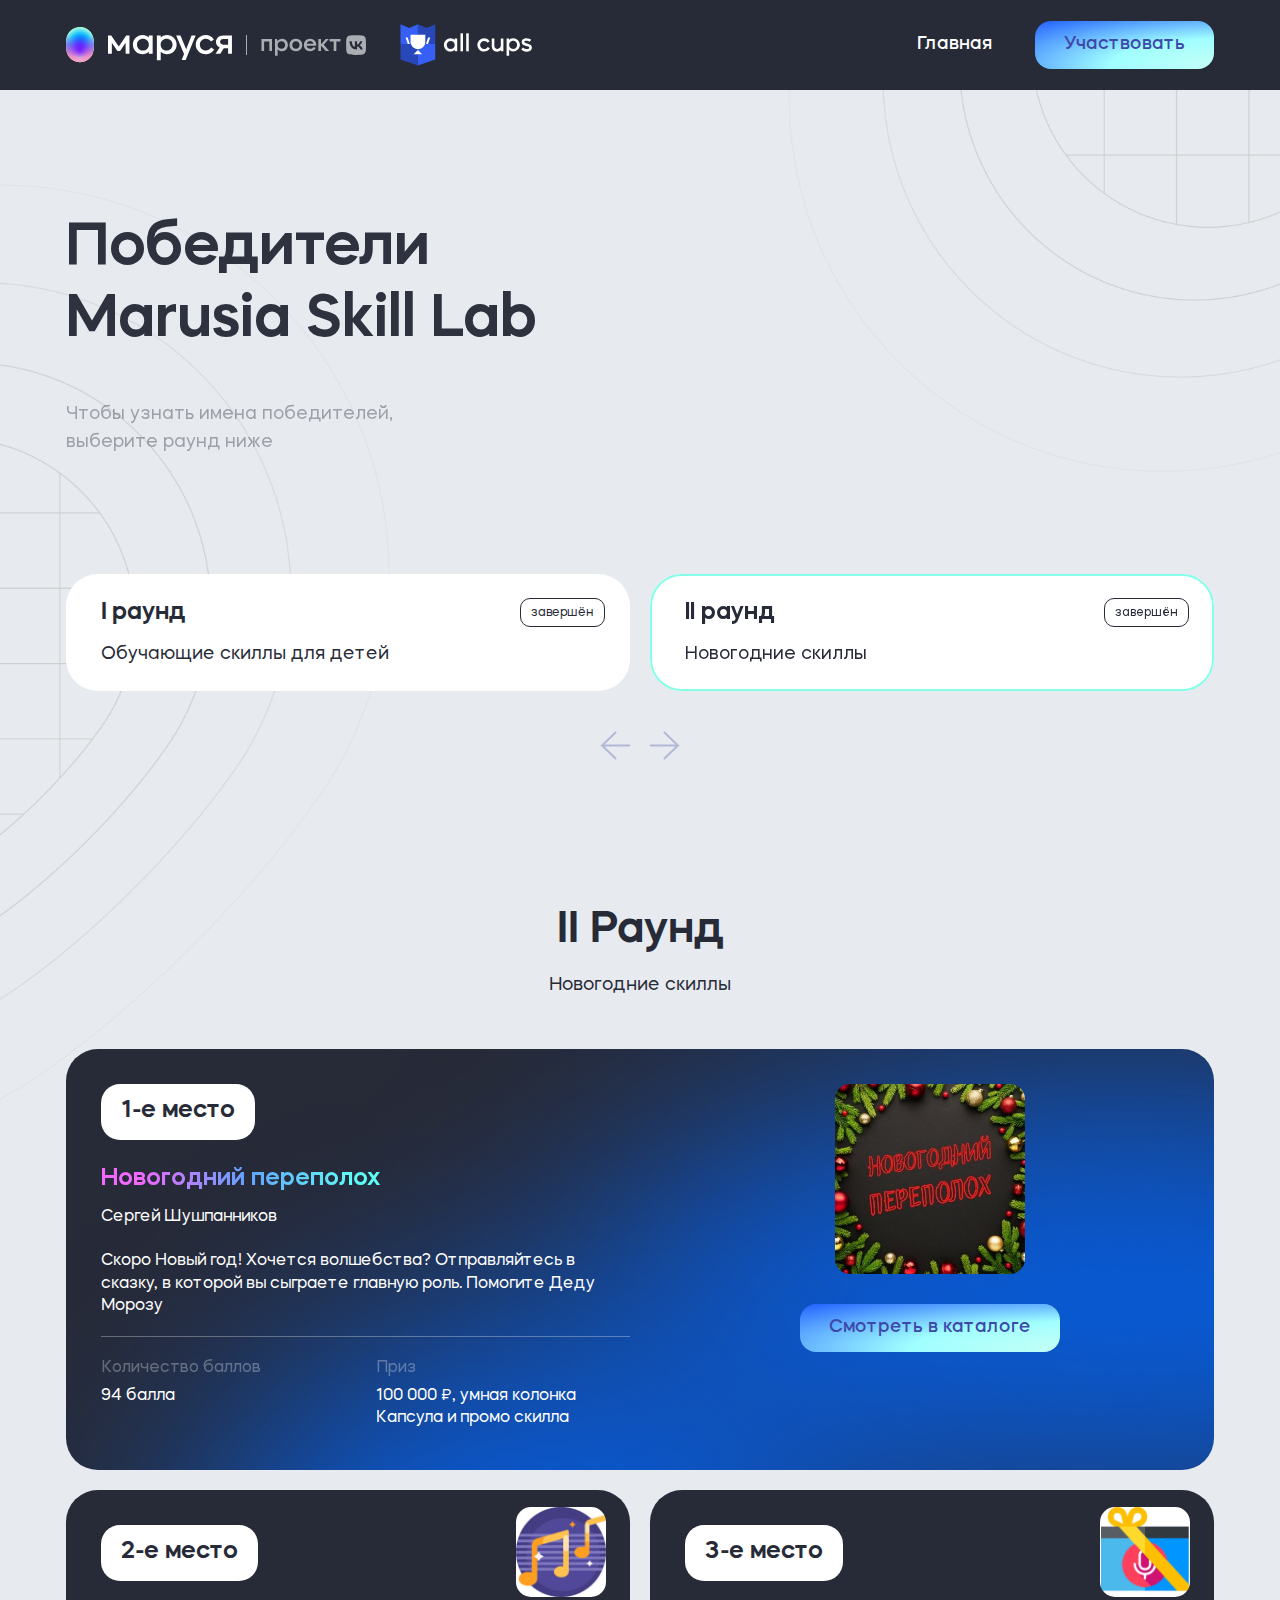
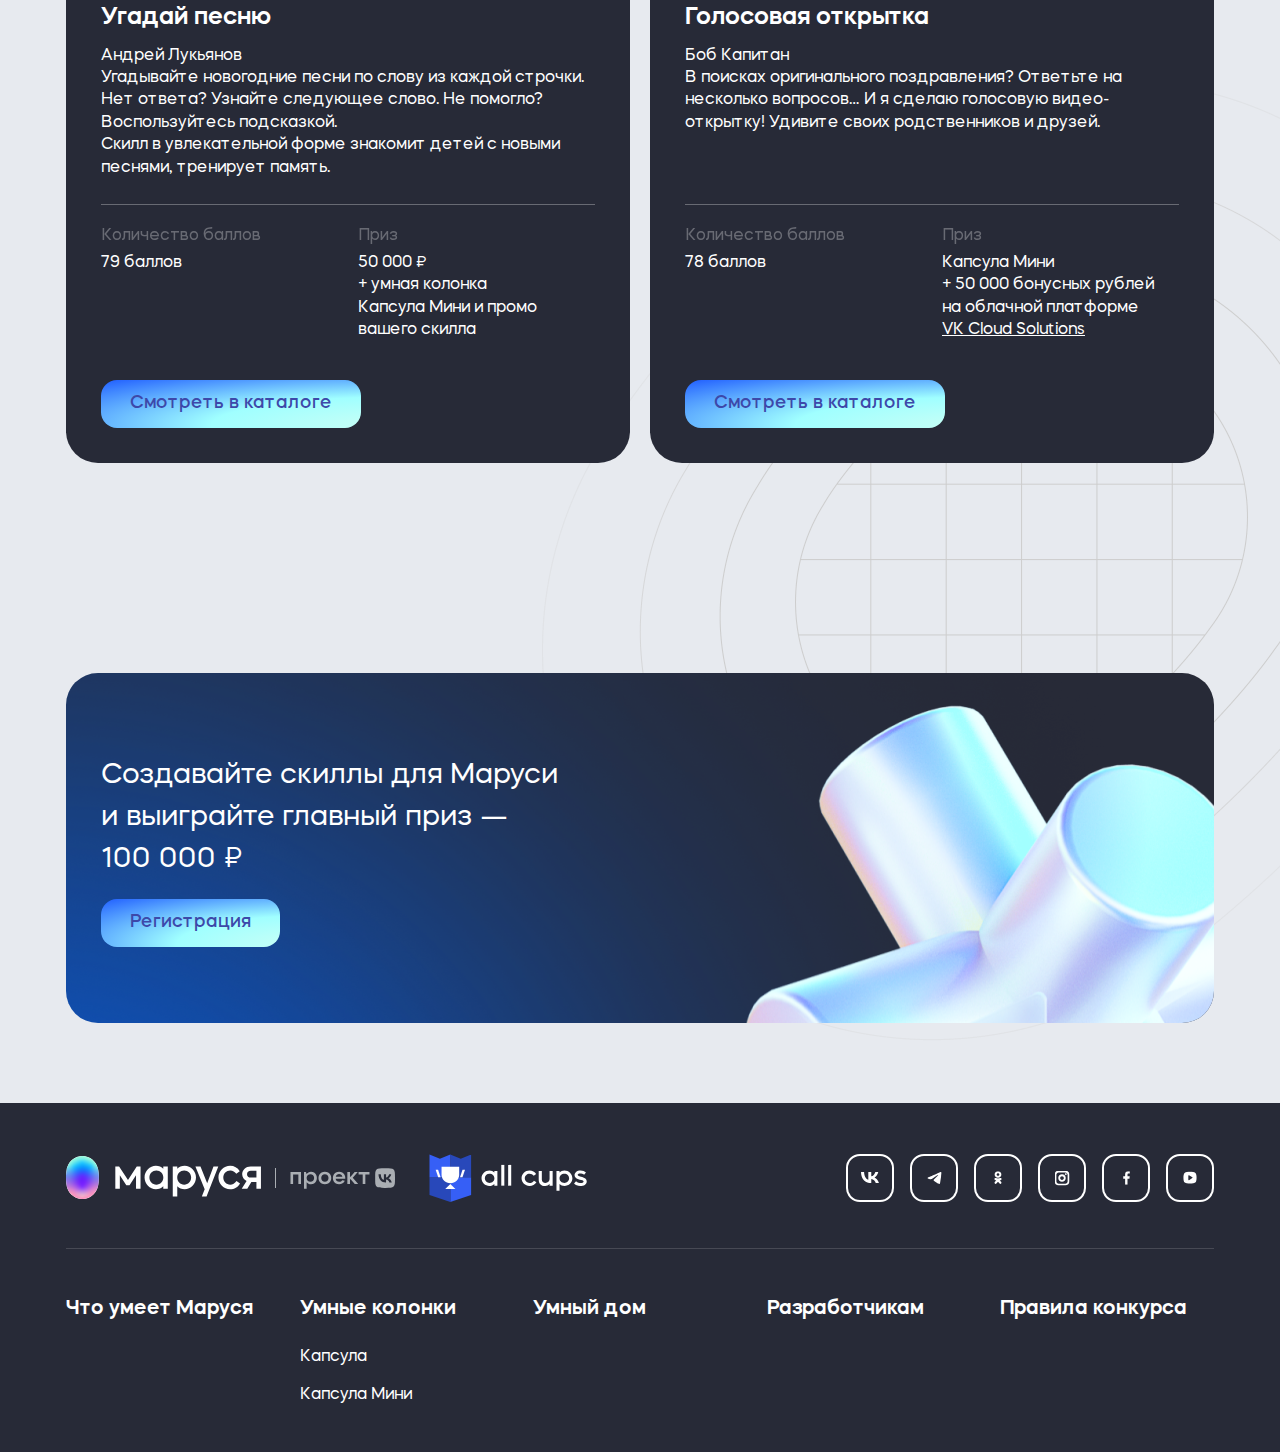
<file: index.html>
<!DOCTYPE html>
<html lang="ru">
  <head>
    <meta charset="utf-8">
    <meta name="viewport" content="width=device-width,initial-scale=1">
    <title>Маруся</title>
    <meta property="og:title" content="Marusia Skill Lab — чемпионат для разработчиков">
    <meta property="og:description" content="Создавайте скиллы для голосового помощника и получайте призы. Новый раунд — каждые 2 месяца. Вы разрабатываете — Маруся учится!">
    <meta property="twitter:image" content="http://layout.paradigma-digital.ru/marusia/images/champ-twitter.png">
    <meta property="vk:image" content="http://layout.paradigma-digital.ru/marusia/images/champ-vk.png">
    <meta property="og:image" content="http://layout.paradigma-digital.ru/marusia/images/champ-facebook.png">
    <meta property="og:image" content="http://layout.paradigma-digital.ru/marusia/images/champ-telegram.png">
    <link rel="icon" href="favicon.ico">
    <link rel="icon" href="icon-16.png" sizes="16x16" type="image/png">
    <link rel="icon" href="icon-32.png" sizes="32x32" type="image/png">
    <link href="https://fonts.googleapis.com/css?family=Raleway:400,100,200,300,500,600,700,800&amp;subset=all" rel="stylesheet" type="text/css">
    <link rel="stylesheet" href="js/bootstrap/css/bootstrap.css">
    <link rel="stylesheet" href="js/fancybox/jquery.fancybox.min.css">
    <link rel="stylesheet" href="css/slick.css">
    <link rel="stylesheet" href="css/styles.css">
    <!-- Google Tag Manager-->
    <script>
      (function (w, d, s, l, i) {
      	w[l] = w[l] || [];
      	w[l].push({
      		'gtm.start':
      			new Date().getTime(), event: 'gtm.js'
      	});
      	var f = d.getElementsByTagName(s)[0],
      		j = d.createElement(s), dl = l != 'dataLayer' ? '&l=' + l : '';
      	j.async = true;
      	j.src =
      		'https://www.googletagmanager.com/gtm.js?id=' + i + dl;
      	f.parentNode.insertBefore(j, f);
      })(window, document, 'script', 'dataLayer', 'GTM-MNW6V65');
    </script>
    <!-- End Google Tag Manager-->
  </head>
  <body>
    <!-- Google Tag Manager (noscript)-->
    <noscript>
      <iframe src="https://www.googletagmanager.com/ns.html?id=GTM-MNW6V65" height="0" width="0" style="display:none;visibility:hidden"></iframe>
    </noscript>
    <!-- End Google Tag Manager (noscript)-->
    <div class="over-wrapper">
      <div id="mobile-indicator"></div>
      <div id="md-indicator"></div>
      <header>
        <div class="header-wrapper">
          <div class="container">
            <div class="header-content">
              <div class="row">
                <div class="col header-col-1">
                  <div class="header-logos footer-logos">
                    
                    <a href="https://marusia.mail.ru/?utm_source=skill_lab&utm_medium=web&utm_campaign=promo" class="header-logo-1">
                      <img src="images/marusia.svg" alt="Маруся" >
                    </a>
    
                    <span></span>
    
                    <a href="https://vk.com/ecosystem/?utm_campaign=marusia_landing&utm_source=web&utm_term=skillab&mt_click_id=mt-b1gwd3-1637310607-3174822871" class="vk">
                      <img src="images/vk.svg" alt="vk" >
                    </a>
                    

                    <div class="logo-img tablet">
                      <a href="https://marusia.mail.ru/?utm_source=skill_lab&utm_medium=web&utm_campaign=promo" class="header-logo-1">
                        <img src="images/marusia.svg" alt="Маруся" >
                      </a>
                      <a href="https://vk.com/ecosystem/?utm_campaign=marusia_landing&utm_source=web&utm_term=skillab&mt_click_id=mt-b1gwd3-1637310607-3174822871">
                        <img src="images/vk.svg" alt="vk" class="vk">
                      </a>
                    </div>
    
                    <div class="logo-img-mob">
                      <a href="https://marusia.mail.ru/?utm_source=skill_lab&utm_medium=web&utm_campaign=promo">
                        <img src="images/marusia-mob.svg" alt="Маруся" >
                      </a>
      
                      <span></span>
      
                      <a href="https://vk.com/ecosystem/?utm_campaign=marusia_landing&utm_source=web&utm_term=skillab&mt_click_id=mt-b1gwd3-1637310607-3174822871" class="vk-mob">
                        <img src="images/vk-mob.svg" alt="vk" >
                      </a>
                      <!-- <img src="images/header-logo-1-mob.svg" alt="Маруся" > -->
                    </div>
    
                    <div class="header-logo-2"><img src="images/header-logo-2.svg" alt="all cups"></div>
                  </div>
                </div>
                <div class="col header-col-2">
                  <div class="navbar-trigger"><span></span><span></span></div>
                  <div class="navbar-wrapper">
                    <div class="navbar-wrapper-inner">
                      <div class="cont">
                        <ul class="navbar-nav">
                          <li><a href="#">Главная</a></li>
                        </ul>
                        <div class="navbar-button"><a class="btn btn-1" href="https://cups.mail.ru/ru/contests/marusiaskillab">Участвовать</a></div>
                      </div>
                    </div>
                  </div>
                </div>
                <div class="col header-col-3">
                  <div class="header-button"><a class="btn btn-1" href="https://cups.mail.ru/ru/contests/marusiaskillab" target="_blank"><span>Участвовать</span></a></div>
                </div>
              </div>
            </div>
          </div>
        </div>
      </header>
      <main>
        <!-- Шапка страницы-->
        <div class="section section-top">
          <div class="obj section-top-obj"><img src="images/section-top-obj.png"></div>
          <div class="container">
            <div class="section-content">
              <div class="row">
                <div class="col top-col-1">
                  <div class="section-top-pic"><img src="images/section-top-pic.png"></div>
                </div>
                <div class="col top-col-2">
                  <div class="section-top-descr">
                    <h1 class="anim" data-anim-index="0">Победители<br>Marusia Skill Lab</h1>
                    <div class="section-top-text anim" data-anim-index="1">
                      <p>Чтобы узнать имена победителей, выберите раунд ниже</p>
                    </div>
                  </div>
                </div>
              </div>
            </div>
          </div>
        </div>
        <!-- Шапка страницы END-->
        <!-- Раунды-->
        <div class="section section-rounds">
          <div class="obj section-champ-obj"><img src="images/section-champ-obj.png"></div>
          <div class="container">
            <div class="section-content">
              <div class="rounds-slider-wrapper">
                <div class="rounds-slider ajax-links">
                  <!--.slide-->
                  <!--	a(href='#' data-url='load/round-4.html' data-target='.round-content').round-tmb.ajax-link.active-->
                  <!--		.round-tmb-inner-->
                  <!--			.round-tmb-header-->
                  <!--				.round-tmb-ttl-->
                  <!--					h3 IV раунд-->
                  <!--				.round-tmb-badge-->
                  <!--					p завершён-->
                  <!--			.round-tmb-descr-->
                  <!--				p Обучающие скиллы для детей-->
                  <!--.slide-->
                  <!--	a(href='#' data-url='load/round-3.html' data-target='.round-content').round-tmb.ajax-link-->
                  <!--		.round-tmb-inner-->
                  <!--			.round-tmb-header-->
                  <!--				.round-tmb-ttl-->
                  <!--					h3 III раунд-->
                  <!--				.round-tmb-badge-->
                  <!--					p завершён-->
                  <!--			.round-tmb-descr-->
                  <!--				p Какая-то тема, название которой написано в 2 строки-->
                  <!--.slide-->
                  <!--	a(href='#' data-url='load/round-2.html' data-target='.round-content').round-tmb.ajax-link-->
                  <!--		.round-tmb-inner-->
                  <!--			.round-tmb-header-->
                  <!--				.round-tmb-ttl-->
                  <!--					h3 II раунд-->
                  <!--				.round-tmb-badge-->
                  <!--					p завершён-->
                  <!--			.round-tmb-descr-->
                  <!--				p Какая-то тема, название которой написано в 2 строки-->
                  <div class="slide">
                    <a class="round-tmb ajax-link active" href="#" data-url="load/round-1.html" data-target=".round-content">
                      <div class="round-tmb-inner">
                        <div class="round-tmb-header">
                          <div class="round-tmb-ttl">
                            <h3>I раунд</h3>
                          </div>
                          <div class="round-tmb-badge">
                            <p>завершён</p>
                          </div>
                        </div>
                        <div class="round-tmb-descr">
                          <p>Обучающие скиллы для детей</p>
                        </div>
                      </div>
                    </a>
                  </div>

                  <div class="slide">
                    <a class="round-tmb ajax-link" href="#" data-url="load/round-2.html" data-target=".round-content">
                      <div class="round-tmb-inner">
                        <div class="round-tmb-header">
                          <div class="round-tmb-ttl">
                            <h3>II раунд</h3>
                          </div>
                          <div class="round-tmb-badge">
                            <p>завершён</p>
                          </div>
                        </div>
                        <div class="round-tmb-descr">
                          <p>Новогодние скиллы</p>
                        </div>
                      </div>
                    </a>
                  </div>
                </div>
              </div>
            </div>
            <div class="round-content">
              <div class="round-header">
                <h2>I Раунд</h2>
                <p>Обучающие скиллы для детей</p>
              </div>
              <div class="winners-list">
                <div class="row">
                  <div class="col winners-col-wide">
                    <div class="winner-tmb winner-tmb-1">
                      <div class="winner-tmb-inner">
                        <div class="winner-tmb-descr-wrapper">
                          <div class="winner-tmb-header">
                            <div class="winner-tmb-badge">1-е место</div>
                            <div class="winner-tmb-pic"><img src="images/winner-1-1.jpg"></div>
                          </div>
                          <div class="winner-tmb-descr">
                            <h3><span>Виртуальный зоопарк</span></h3>
                            <div class="winner-tmb-text">
                              <p>Зоопарк&nbsp;&mdash; любимое место отдыха детей. В&nbsp;виртуальном зоопарке вы&nbsp;услышите, как общаются разнообразные животные, узнаете много интересных фактов и&nbsp;проверите свои знания. Скорее запускайте и&nbsp;отправляйтесь в&nbsp;увлекательное путешествие!</p>
                            </div>
                            <div class="winner-tmb-info">
                              <div class="row">
                                <div class="col">
                                  <div class="ttl">Количество баллов</div>
                                  <p>68 баллов</p>
                                </div>
                                <div class="col">
                                  <div class="ttl">Приз</div>
                                  <p>100 000 <i class="units-rub">₽</i>, умная колонка Капсула и промо скилла</p>
                                </div>
                              </div>
                            </div>
                          </div>
                        </div>
                        <div class="winner-tmb-button">
                          <div class="winner-tmb-pic"><img src="images/winner-1-1-big.jpg"></div><a class="btn btn-1 btn-winner" href="https://marusia.mail.ru/skill/01af7a24-ec45-49e8-a15c-d43c2daf2c12" target="_blank"><span>Смотреть в&nbsp;каталоге</span></a>
                        </div>
                      </div>
                    </div>
                  </div>
                  <div class="col">
                    <div class="winner-tmb">
                      <div class="winner-tmb-inner">
                        <div class="winner-tmb-descr-wrapper">
                          <div class="winner-tmb-header">
                            <div class="winner-tmb-badge">2-е место</div>
                            <div class="winner-tmb-pic"><img src="images/winner-1-2.jpg"></div>
                          </div>
                          <div class="winner-tmb-descr">
                            <h3><span>Звериная разминка</span></h3>
                            <div class="winner-tmb-text">
                              <p>Разминка&nbsp;&mdash; это хорошо, но&nbsp;весёлая разминка ещё лучше! Изображайте животных и&nbsp;выполняйте полезные упражнения для всего тела.</p>
                            </div>
                            <div class="winner-tmb-info">
                              <div class="row">
                                <div class="col">
                                  <div class="ttl">Количество баллов</div>
                                  <p>67 баллов</p>
                                </div>
                                <div class="col">
                                  <div class="ttl">Приз</div>
                                  <p>50 000 <i class="units-rub">₽</i><br>+ умная колонка Капсула Мини и&nbsp;промо вашего скилла</p>
                                </div>
                              </div>
                            </div>
                          </div>
                        </div>
                        <div class="winner-tmb-button"><a class="btn btn-1 btn-winner" href="https://marusia.mail.ru/skill/fff5ac83-e528-4145-9d1f-91cf58d5d127" target="_blank"><span>Смотреть в&nbsp;каталоге</span></a></div>
                      </div>
                    </div>
                  </div>
                  <div class="col">
                    <div class="winner-tmb">
                      <div class="winner-tmb-inner">
                        <div class="winner-tmb-descr-wrapper">
                          <div class="winner-tmb-header">
                            <div class="winner-tmb-badge">3-е место</div>
                            <div class="winner-tmb-pic"><img src="images/winner-1-3.jpg"></div>
                          </div>
                          <div class="winner-tmb-descr">
                            <h3><span>Учим время по&nbsp;часам</span></h3>
                            <div class="winner-tmb-text">
                              <p>Учите ребёнка определять время по&nbsp;часам? Со&nbsp;мной веселее! Ведь я&nbsp;не&nbsp;только познакомлю детей с&nbsp;часами, но&nbsp;и&nbsp;проверю их&nbsp;знания в&nbsp;игровой форме.</p>
                            </div>
                            <div class="winner-tmb-info">
                              <div class="row">
                                <div class="col">
                                  <div class="ttl">Количество баллов</div>
                                  <p>61 балл</p>
                                </div>
                                <div class="col">
                                  <div class="ttl">Приз</div>
                                  <p>Капсула Мини<br>+ 50&nbsp;000 бонусных рублей на&nbsp;облачной платформе <a href="https://mcs.mail.ru/" target="_blank">VK Cloud Solutions</a></p>
                                </div>
                              </div>
                            </div>
                          </div>
                        </div>
                        <div class="winner-tmb-button"><a class="btn btn-1 btn-winner" href="https://marusia.mail.ru/skill/d38d62cb-31d4-43d7-8350-1cf0eee3b6b4" target="_blank"><span>Смотреть в&nbsp;каталоге</span></a></div>
                      </div>
                    </div>
                  </div>
                </div>
              </div>
            </div>

            
          </div>
        </div>
        <!-- Раунды END-->
        <!-- Регистрация-->
        <div class="section section-reg">
          <div class="obj section-prizes-obj"><img src="images/section-prizes-obj.png"></div>
          <div class="container">
            <div class="section-content">
              <div class="reg-wrapper">
                <div class="reg-bg" style="background-image: url(images/reg-bg.png);"></div>
                <div class="reg-wrapper-inner">
                  <div class="reg-descr">
                    <p>Создавайте скиллы для Маруси и&nbsp;выиграйте главный приз&nbsp;&mdash; 100&nbsp;000&nbsp;<i class="units-rub">₽</i></p>
                  </div>
                  <div class="reg-button"><a class="btn btn-1" href="https://cups.mail.ru/ru/contests/marusiaskillab" target="_blank"><span>Регистрация</span></a></div>
                </div>
              </div>
            </div>
          </div>
        </div>
        <!-- Регистрация END-->
      </main>
      <footer>
        <div class="footer-content">
          <div class="container">
            <div class="footer-top">
              <div class="row">
                <div class="col footer-top-col-1">
                  <!-- <div class="header-logos footer-logos">
                    <div class="header-logo-1"><img src="images/footer-logo-1.svg" alt="Маруся"></div>
                    <div class="header-logo-2"><img src="images/footer-logo-2.svg" alt="all cups"></div>
                  </div> -->
                  <div class="header-logos footer-logos">
                    <a href="https://marusia.mail.ru/?utm_source=skill_lab&utm_medium=web&utm_campaign=promo" class="header-logo-1">
                      <img src="images/marusia.svg" alt="Маруся" >
                    </a>
    
                    <span></span>
    
                    <a href="https://vk.com/ecosystem/?utm_campaign=marusia_landing&utm_source=web&utm_term=skillab&mt_click_id=mt-b1gwd3-1637310607-3174822871" class="vk">
                      <img src="images/vk.svg" alt="vk" >
                    </a>
    
                    
                    <div class="header-logo-2"><img src="images/footer-logo-2.svg" alt="all cups"></div>
                  </div>
                </div>
                <div class="col footer-top-col-2">
                  <div class="footer-soclinks"><a class="footer-soclink" href="http://vk.com/marusiaproject?utm_source=skill_lab" target="_blank"><img src="images/footer-vk-w.svg"></a><a class="footer-soclink" href="http://t.me/Marusia_new?utm_source=skill_lab" target="_blank"><img src="images/footer-telegram-w.svg"></a><a class="footer-soclink" href="http://ok.ru/group/56253920968860?utm_source=skill_lab" target="_blank"><img src="images/footer-ok-w.svg"></a><a class="footer-soclink" href="http://www.instagram.com/marusiaproject/?utm_source=skill_lab" target="_blank"><img src="images/footer-instagram-w.svg"></a><a class="footer-soclink" href="http://www.facebook.com/MarusiaProject/?utm_source=skill_lab" target="_blank"><img src="images/footer-fb-w.svg"></a><a class="footer-soclink" href="http://www.youtube.com/channel/UCh0h0jpSfZZhvTiXdZEi_OA?utm_source=skill_lab" target="_blank"><img src="images/footer-youtube-w.svg"></a></div>
                </div>
              </div>
            </div>
            <div class="footer-bottom">
              <div class="row">
                <div class="col footer-bottom-col mob-invis">
                  <h4><a href="https://marusia.mail.ru" target="_blank">Что умеет Маруся</a></h4>
                </div>
                <div class="col footer-bottom-col mob-invis">
                  <h4>Умные колонки</h4>
                  <ul class="footer-menu">
                    <li><a href="https://capsula.mail.ru/" target="_blank">Капсула</a></li>
                    <li><a href="https://capsula.mail.ru/mini" target="_blank">Капсула Мини</a></li>
                  </ul>
                </div>
                <div class="col footer-bottom-col mob-invis">
                  <h4><a href="https://capsula.mail.ru/smart-home" target="_blank">Умный дом</a></h4>
                </div>
                <div class="col footer-bottom-col">
                  <h4><a href="https://vk.com/dev/marusia_skill_docs" target="blank">Разработчикам</a></h4>
                </div>
                <div class="col footer-bottom-col">
                  <h4><a href="Правила чемпионата.pdf" target="_blank">Правила конкурса</a></h4>
                </div>
              </div>
            </div>
          </div>
        </div>
      </footer>
      <script src="js/jquery-3.3.1.min.js"></script>
      <script src="js/bootstrap/js/bootstrap.bundle.min.js"></script>
      <script src="js/greensock/TweenMax.min.js"></script>
      <script src="js/greensock/plugins/CSSRulePlugin.min.js"></script>
      <script src="js/greensock/plugins/ScrollToPlugin.min.js"></script>
      <script src="js/iscroll-probe.js"></script>
      <script src="js/scrollmagic/ScrollMagic.min.js"></script>
      <script src="js/scrollmagic/plugins/animation.gsap.min.js"></script>
      <script src="js/jquery.mousewheel.js"></script>
      <script src="js/jquery.validate.min.js"></script>
      <script src="js/additional-methods.min.js"></script>
      <script src="js/jquery.countdown.min.js"></script>
      <script src="js/jquery.countdown-ru.js"></script>
      <script src="js/fancybox/jquery.fancybox.min.js"></script>
      <script src="js/slick.min.js"></script>
      <script src="js/main.js"></script>
      <script src="js/animations.js"></script>
    </div>
  </body>
</html>
</file>
<file: css/styles.css>
@font-face {
  font-family: 'MazzardH';
  src: url("../fonts/subset-MazzardH-Regular.woff2") format("woff2"), url("../fonts/subset-MazzardH-Regular.woff") format("woff");
  font-weight: normal;
  font-style: normal;
  font-display: swap; }

@font-face {
  font-family: 'MazzardH';
  src: url("../fonts/subset-MazzardH-Bold.woff2") format("woff2"), url("../fonts/subset-MazzardH-Bold.woff") format("woff");
  font-weight: bold;
  font-style: normal;
  font-display: swap; }

@font-face {
  font-family: 'MazzardH';
  src: url("../fonts/subset-MazzardH-SemiBold.woff2") format("woff2"), url("../fonts/subset-MazzardH-SemiBold.woff") format("woff");
  font-weight: 600;
  font-style: normal;
  font-display: swap; }

@font-face {
  font-family: 'MazzardH';
  src: url("../fonts/subset-MazzardH-Medium.woff2") format("woff2"), url("../fonts/subset-MazzardH-Medium.woff") format("woff");
  font-weight: 500;
  font-style: normal;
  font-display: swap; }

@font-face {
  font-family: 'TT Norms';
  src: url("../fonts/subset-TTNorms-Medium.woff2") format("woff2"), url("../fonts/subset-TTNorms-Medium.woff") format("woff");
  font-weight: 500;
  font-style: normal;
  font-display: swap; }

@font-face {
  font-family: 'TT Norms';
  src: url("../fonts/subset-TTNorms-Bold.woff2") format("woff2"), url("../fonts/subset-TTNorms-Bold.woff") format("woff");
  font-weight: bold;
  font-style: normal;
  font-display: swap; }

@font-face {
  font-family: 'TT Norms';
  src: url("../fonts/subset-TTNorms-Regular.woff2") format("woff2"), url("../fonts/subset-TTNorms-Regular.woff") format("woff");
  font-weight: normal;
  font-style: normal;
  font-display: swap; }

*{outline: none;}
  
html,
body {
  font-family: 'MazzardH', sans-serif;
  font-weight: normal;
  font-variant-numeric: normal;
  font-size: 24px;
  line-height: 1.54;
  color: #272A37;
  background: #E7EAEF;
  background-size: 1440px auto, 1440px auto;
  min-width: 320px;
  font-style: normal;
  -webkit-font-feature-settings: 'pnum' on, 'lnum' on;
  font-feature-settings: 'pnum' on, 'lnum' on; 
  -webkit-tap-highlight-color: transparent;}
  

p {
  margin: 0 0 -29px 0; }

p:last-child {
  margin: 0; }

a,
a:focus {
  color: #272A37;
  text-decoration: underline; }

a:hover {
  text-decoration: none; }

h1,
.h1 {
  font-family: 'MazzardH';
  font-weight: 600;
  font-size: 80px;
  line-height: 1.2;
  color: #272A37;
  margin: 0 0 18px 0; }

.over-wrapper ul {
  list-style: none;
  margin: 0 0 15px 0;
  padding: 0; }

.over-wrapper ul > li {
  position: relative; }

.over-wrapper ol {
  list-style: none;
  margin: 0;
  padding: 0;
  counter-reset: item; }

.over-wrapper ol > li {
  margin: 0 0 10px 0;
  padding: 0 0 0 30px;
  position: relative; }

.over-wrapper ol > li:before {
  counter-increment: item;
  content: counter(item);
  position: absolute;
  left: 0;
  top: 0; }

.btn,
.btn:focus {
  box-shadow: none;
  background-color: transparent;
  text-decoration: none !important;
  border-radius: 0;
  vertical-align: top;
  border: none;
  position: relative;
  display: inline-block;
  vertical-align: middle;
  box-shadow: none;
  text-align: center;
  transition: all .2s ease;
  -webkit-appearance: none !important; }

.btn-1,
.btn-1:focus {
  position: relative;
  padding: 0;
  font-size: 24px;
  font-weight: 500;
  color: #3D48A9;
  background: radial-gradient(at 113.54% 94.76%, #CAFFF5 0%, #A0FFFF 44.27%, #205EFF 100%);
  border-radius: 20px;
  padding: 14px 38px 14px 38px;
  overflow: hidden; }

.btn-1:hover {
  color: #3D48A9; }

.btn-1:after {
  content: "";
  position: absolute;
  left: 0;
  right: 0;
  top: 0;
  bottom: 0;
  background: rgba(0, 0, 0, 0.2);
  transition: all .2s ease;
  opacity: 0; }

.btn-1-small,
.btn-1-small:focus {
  font-size: 16px; }

.btn-1-small span {
  padding: 12px 19px 9px 18px; }

.btn-1-small:before {
  left: -2px;
  right: 2px;
  top: 2px;
  bottom: -2px; }

.btn-1:hover span {
  -webkit-transform: translate(-1px, 1px);
  transform: translate(-1px, 1px); }

.btn-1:active span {
  -webkit-transform: translate(-2px, 2px);
  transform: translate(-2px, 2px); }

.form-group {
  margin: 0 0 16px 0; }

input[type=text],
input[type=email],
input[type=password],
textarea {
  border: none;
  padding: 21px 25px 19px 25px;
  background: rgba(31, 31, 31, 0.1);
  transition: all .2s ease;
  font-family: 'MazzardH';
  font-size: 16px;
  line-height: 24px;
  font-weight: 600;
  color: #1F1F1F;
  width: 100%;
  display: block;
  outline: none !important;
  border-radius: 32px; }

.form-agree {
  font-weight: 500;
  font-size: 14px;
  line-height: 20px;
  margin: 16px 0 0 0; }

.form-agree a,
.form-agree a:focus {
  color: #1F1F1F;
  text-decoration: underline; }

.form-agree a:hover {
  text-decoration: none; }

.slick-arrow {
  position: absolute;
  z-index: 10;
  border: none;
  -webkit-appearance: none;
  width: 30px;
  height: 29px;
  background: none;
  font-size: 0;
  line-height: 0;
  color: transparent;
  text-indent: -20000px;
  overflow: hidden;
  top: 100%;
  margin-top: 20px;
  cursor: pointer;
  outline: none !important; }

.slick-arrow.slick-disabled {
  opacity: .3 !important; }

.slick-arrow:before {
  content: "";
  background-repeat: no-repeat;
  background-position: 0 0;
  position: absolute;
  left: 0;
  right: 0;
  top: 0;
  bottom: 0; }

.slick-prev:before {
  background-image: url(../images/slick-prev.svg); }

.slick-next:before {
  background-image: url(../images/slick-next.svg); }

.slick-prev {
  left: 50%;
  margin-left: -40px; }

.slick-next {
  right: 50%;
  margin-right: -40px; }

.slider-wrapper {
  margin: 0 -15px;
  position: relative; }

.slick-slide {
  margin: 0 15px; }

.slick-slide img {
  max-width: 100%; }

.news-slider .slick-arrow {
  top: 160px; }

.slider-countable-wrapper {
  padding-bottom: 65px; }

.photo-slider-wrapper {
  margin-left: 0;
  margin-right: 0;
  margin-top: 36px;
  margin-bottom: 40px; }

.photo-slider .slick-slide {
  margin: 0; }

.slider-countable .slick-arrow {
  width: 45px;
  height: 45px;
  border-radius: 50%;
  top: auto;
  right: auto;
  bottom: -65px; }

.slider-countable .slick-prev {
  left: 0; }

.slider-countable .slick-next {
  left: 210px; }

.slider-countable .slick-arrow:before {
  width: 11px;
  height: 16px;
  margin-top: -8px; }

.slider-countable .slick-prev:before {
  left: 15px;
  background-image: url(../images/slick-prev-countable.svg); }

.slider-countable .slick-next:before {
  right: 15px;
  background-image: url(../images/slick-next-countable.svg); }

.slider-count {
  font-size: 20px;
  font-weight: 300;
  position: absolute;
  left: 0;
  bottom: 6px;
  text-align: center;
  width: 255px; }

.slider-count-cur {
  font-weight: 800; }

.slider-count-sep {
  margin: 0 5px; }

.modal-backdrop {
  background: #000121; }

.modal-backdrop.show {
  opacity: .8; }

.modal-dialog {
  pointer-events: auto;
  width: auto;
  margin: 0 auto;
  display: -ms-flexbox;
  display: flex;
  min-height: 100%;
  -ms-flex-direction: column;
  flex-direction: column;
  -ms-flex-pack: center;
  justify-content: center; }

.form-modal .modal-dialog {
  max-width: 980px;
  padding: 30px; }

.form-modal .modal-content {
  background: none;
  border: none;
  border-radius: 50px;
  position: relative; }

.form-modal .modal-content:before {
  content: "";
  position: absolute;
  left: 20px;
  top: 20px;
  right: -20px;
  bottom: -20px;
  background: #00D2FD;
  border-radius: 50px; }

.form-modal .modal-content-inner {
  position: relative;
  background: #fff;
  border-radius: 50px;
  padding: 76px 95px 80px 95px; }

.form-modal .modal-header {
  display: block;
  border: none;
  padding: 0;
  margin: 0 0 32px 0; }

.form-modal .modal-header h2,
.form-modal .modal-header .h2 {
  margin: 0; }

.form-modal .modal-header-text {
  font-weight: bold;
  margin: 12px 0 0 0;
  max-width: 560px; }

.form-modal .close {
  position: absolute;
  right: 30px;
  top: 30px;
  opacity: 1 !important;
  width: 65px;
  height: 65px;
  opacity: 1 !important;
  cursor: pointer;
  z-index: 10;
  border-radius: 50%;
  outline: none !important;
  transition: all .2s ease; }

.form-modal .close:before {
  content: "";
  background: url(../images/close-modal.svg) 0 0 no-repeat;
  width: 27px;
  height: 27px;
  position: absolute;
  left: 19px;
  top: 19px;
  transition: all .2s ease; }

.form-modal .close:after {
  content: "";
  background: url(../images/close-modal-hover.svg) 0 0 no-repeat;
  width: 27px;
  height: 27px;
  position: absolute;
  left: 19px;
  top: 19px;
  transition: all .2s ease;
  opacity: 0; }

.form-modal .modal-body {
  padding: 0; }

h2:first-child,
.h2:first-child,
h3:first-child,
.h3:first-child,
h4:first-child,
.h4:first-child,
h5:first-child,
.h5:first-child {
  margin-top: 0 !important; }

.over-wrapper {
  overflow: hidden; }

header {
  z-index: 300;
  position: fixed;
  right: 0;
  top: 0;
  left: 0;
  background: #272A37;
  color: #fff; }

  .header-logos {
    display: -ms-flexbox;
    display: flex;
    margin: 0 -85px 0 0;
    -ms-flex-align: center;
    align-items: center;
    /* justify-content: flex-start; */
  }
  
  .header-logos span {
    display: block;
    width: 1px;
    height: 15px;
    background: #AAAEB3;
    margin-right: 14px;
  }
  
  .header-logos a.vk {
    margin-right: 14px;
  }
  .header-logos a.vk img {
    width: 105px;
  }
  .footer-logos span {
    height: 20px;
  }
  .logo-img {
    display: flex;
    align-items: flex-end;
    flex-direction: column;
  
  }
  .logo-img a:first-child {
    margin-right: 0;
  }
  .logo-img a:last-child img{
    width: 56px;
    margin-top: -20px;
  }
  
  .logo-img-mob {
    display: none;
  }
  

.header-logo-1 {
  margin: 0 14px 0 0; }

.header-logo-2 {
  margin: 0 85px 0 31px; }

ul.navbar-nav {
  font-weight: 500;
  font-size: 24px;
  margin: 0 -26px;
  padding: 0;
  border-radius: 0;
  -ms-flex-direction: row;
  flex-direction: row;
  -ms-flex-pack: end;
  justify-content: flex-end; }

ul.navbar-nav > li {
  margin: 0 26px; }

ul.navbar-nav a,
ul.navbar-nav a:focus {
  color: #fff;
  text-decoration: none; }

ul.navbar-nav a.active {

  /* background: radial-gradient(at 113.54% 94.76%, #CAFFF5 0%, #A0FFFF 44.27%, #205EFF 100%); */
  /* background: -webkit-radial-gradient( at 113.54% 94.76%, #CAFFF5 0%, #A0FFFF 44.27%, #205EFF 100%); */
  background: #205EFF;
  -webkit-background-clip: text;
  -webkit-text-fill-color: transparent; }

.section {
  position: relative; }

.section-content {
  position: relative;
  z-index: 50; }

.header-col-2 {
  -ms-flex-positive: 1;
  flex-grow: 1; }

.header-col-3 {
  -ms-flex-positive: 0;
  flex-grow: 0; }

.header-content {
  padding: 28px 0 28px 0; }

.header-content > .row {
  -ms-flex-align: center;
  align-items: center; }

.obj {
  position: absolute; }

.obj img {
  width: 100%; }

.section-top-obj {
  right: 0;
  top: 0;
  width: 911px; }

.section-top {
  margin-top: 120px; }

.top-col-1 {
  -ms-flex: 0 0 50%;
  flex: 0 0 50%;
  max-width: 50%;
  -ms-flex-order: 2;
  order: 2; }

.top-col-2 {
  -ms-flex: 0 0 50%;
  flex: 0 0 50%;
  max-width: 50%;
  -ms-flex-order: 1;
  order: 1; }

.section-top-descr {
  font-size: 24px;
  line-height: 1.55;
  padding: 180px 0 100px 0; }

.section-top-text {
  max-width: 400px; }

.section-top-descr-1 {
  margin-bottom: 20px;
  width: 1144px;
  height: 136px;
  left: 146px;
  top: 702px;
  background: linear-gradient(79.66deg, #3D48A9 14.04%, #272A37 51.93%, #0167FF 90.63%);
  border-radius: 32px; }

.section-top-button {
  margin: 40px 0 0 0; }

.section-top-pic {
  width: 600px;
  margin: -20px 0 -87px 42px; }

.section-top-pic img {
  width: 100%; }

.info-tmb {
  display: block;
  min-height: 100%;
  color: #fff !important;
  text-decoration: none !important;
  background: #272A37;
  overflow: hidden;
  position: relative;
  border-radius: 42px;
  font-size: 24px; }

.info-tmb-alt {
  background: #fff;
  color: #272A37 !important; }

.info-tmb-top {
  text-align: center; }

.info-tmb:after {
  content: "";
  width: 100%;
  height: 50%;
  border-radius: 50%;
  top: 77%;
  background: #0167FF;
  position: absolute;
  opacity: 1;
  -webkit-filter: blur(80px);
  filter: blur(80px);
  display: none; }

.section-info {
  margin-top: 80px; }

.descr-1-text {
  font-weight: normal; }

.info-tmb-inner {
  position: relative;
  z-index: 10;
  padding: 33px 100px 40px 50px; }

.info-tmb-top .info-tmb-inner {
  padding-right: 50px; }

@media (min-width: 1240px) {
  .info-tmb-small .info-tmb-inner {
    padding-bottom: 38px; } }

.info-tmb-badge-wrapper {
  display: -ms-flexbox;
  display: flex; }

.info-tmb-badge {
  font-size: 12px;
  line-height: 16px;
  text-align: center;
  padding: 6px 10px 6px 10px;
  color: #fff;
  background: linear-gradient(79.66deg, #F368FF 14.04%, #63A1FF 51.93%, #5EFFF5 90.63%);
  border-radius: 10px;
  margin: 6px 0 10px 0; }

.info-tmb-alt .info-tmb-badge {
  background: none;
  border: 1px solid #272A37;
  padding: 5px 9px 5px 9px;
  color: #272A37; }

.info-tmb-num {
  font-size: 58px;
  line-height: 1.2;
  font-weight: 600;
  margin: 0 0 3px 0; }

.info-tmb-small .info-tmb-num {
  margin: 0 0 -5px 0; }

.info-tmb-arrow {
  width: 42px;
  height: 42px;
  position: absolute;
  right: 26px;
  bottom: 26px;
  background: radial-gradient(at 0 100%, #CAFFF5 0%, #A0FFFF 44.27%, #205EFF 100%);
  border-radius: 14px; }

.info-tmb-top .info-tmb-arrow {
  display: none; }

.info-tmb-arrow:after {
  content: "";
  background: url(../images/info-arrow.svg) 0 0 no-repeat;
  width: 18px;
  height: 20px;
  position: absolute;
  left: 50%;
  top: 50%;
  -webkit-transform: translate(-50%, -50%);
  transform: translate(-50%, -50%); }

.info-tmb-alt .info-tmb-arrow {
  -webkit-transform: rotate(-90deg);
  transform: rotate(-90deg); }

.info-list .row {
  margin: 0 -10px; }

.info-list .col {
  padding: 0 10px 20px 10px; }

.champ-descr {
  background: rgba(255, 255, 255, 0.8);
  -webkit-backdrop-filter: blur(66.6667px);
  backdrop-filter: blur(66.6667px);
  border-radius: 42px;
  text-align: center;
  font-size: 37px;
  line-height: 1.5;
  font-weight: 500;
  padding: 49px 60px 49px 60px; }

.section-champ {
  margin: 267px 0 0 0; }

.section-champ-obj {
  left: -91px;
  top: -560px;
  width: 649px; }

.section-stages {
  margin-top: 267px; }

.section-stages-obj {
  left: 50%;
  top: -535px;
  margin-left: 380px;
  width: 581px; }

.stages-descr {
  background: #272A37;
  border-radius: 42px;
  position: relative;
  color: #fff;
  text-align: center;
  padding: 56px 170px 68px 170px;
  overflow: hidden;
  margin: -0px 0 26px 0; }

.stages-descr:before {
  content: "";
  width: 100%;
  height: 200%;
  border-radius: 50%;
  background: #0167FF;
  opacity: 0.8;
  -webkit-filter: blur(150.333px);
  filter: blur(150.333px);
  position: absolute;
  left: 35%;
  bottom: 55%; }

.section-header {
  margin: 0 0 14px 0; }

.section-header h2,
.section-header .h2 {
  font-weight: 600;
  font-size: 58px;
  line-height: 1.3;
  text-align: center; }

.stages-descr-inner {
  position: relative; }

.stages-list .col {
  -ms-flex: 0 0 16.666%;
  flex: 0 0 16.666%;
  max-width: 16.666%; }

.stage-tmb {
  min-height: 100%;
  background: #272A37;
  border-radius: 42px;
  text-align: center;
  color: #fff;
  font-size: 21px;
  line-height: 1.4;
  font-weight: normal;
  padding: 29px 12px 27px 12px; }

.stage-tmb-alt {
  background: none;
  border: 3px solid #272A37;
  color: #272A37;
  padding: 51px 20px 27px 20px; }

.stage-tmb-switch {
  cursor: pointer;
  position: relative;
  overflow: hidden; }

.stage-tmb-switch:before {
  content: "";
  width: 219px;
  height: 135px;
  background: #0167FF;
  opacity: 0.8;
  -webkit-filter: blur(100px);
  filter: blur(100px);
  right: -100px;
  bottom: -45px;
  position: absolute;
  transition: all .15s ease;
  opacity: 0; }

.stage-tmb.active:before {
  opacity: 1; }

.stage-tmb-front {
  position: relative;
  display: block;
  padding-bottom: 20px;
  z-index: 10; }

.stage-tmb-back {
  position: relative;
  display: none;
  padding-bottom: 20px;
  z-index: 10; }

.stage-tmb-q {
  width: 24px;
  height: 24px;
  position: absolute;
  left: 50%;
  bottom: 12px;
  margin: 0 0 0 -12px;
  z-index: 10; }

.stage-tmb-q:before {
  content: "";
  background: url(../images/q.svg) 0 0 no-repeat;
  position: absolute;
  left: 0;
  right: 0;
  top: 0;
  bottom: 0;
  transition: all .15s ease;
  background-size: 100% 100%; }

.stage-tmb-q:after {
  content: "";
  background: url(../images/q-active.svg) 0 0 no-repeat;
  position: absolute;
  left: 0;
  right: 0;
  top: 0;
  bottom: 0;
  transition: all .15s ease;
  opacity: 0;
  background-size: 100% 100%; }

.stage-tmb-switch.active .stage-tmb-q:before {
  opacity: 0; }

.stage-tmb-switch.active .stage-tmb-q:after {
  opacity: 1; }

.stage-tmb-ico {
  margin: 0 0 22px 0; }

.stage-tmb-ico img {
  display: inline-block; }

.stage-tmb-num {
  font-weight: 600;
  font-size: 32px;
  line-height: 1.2;
  margin: 0 0 12px 0; }

.section-criteria {
  margin-top: 267px; }

.section-criteria-obj {
  left: 50%;
  margin-left: -883px;
  top: -221px;
  width: 548px; }

.criteria-wrapper {
  background: rgba(255, 255, 255, 0.8);
  -webkit-backdrop-filter: blur(66.6667px);
  backdrop-filter: blur(66.6667px);
  /* Note: backdrop-filter has minimal browser support */
  border-radius: 42px;
  padding: 55px 48px 48px 48px; }

.criteria-lead {
  max-width: 900px;
  margin: 0 auto 42px auto;
  text-align: center; }

.criteria-list {
  margin-bottom: -26px; }

.criteria-list .col {
  -ms-flex: 0 0 50%;
  flex: 0 0 50%;
  max-width: 50%;
  padding-bottom: 26px; }

.criteria-tmb {
  border: 3px solid #272A37;
  box-sizing: border-box;
  border-radius: 42px;
  text-align: center;
  font-size: 32px;
  line-height: 1.3;
  font-weight: 600;
  min-height: 100%;
  padding: 34px 30px 37px 30px; }

.criteria-tmb-pic {
  height: 60px;
  display: -ms-flexbox;
  display: flex;
  -ms-flex-align: center;
  align-items: center;
  -ms-flex-pack: center;
  justify-content: center;
  margin: 0 0 9px 0; }

.section-prizes {
  margin-top: 26px; }

.prizes-list {
  margin-bottom: -26px; }

.prizes-list .row {
  margin: 0 -10px; }

.prizes-list .col {
  padding: 0 10px 26px 10px; }

.prizes-col-wide {
  -ms-flex: 0 0 100%;
  flex: 0 0 100%;
  max-width: 100%; }

.prizes-col-narrow {
  -ms-flex: 0 0 50%;
  flex: 0 0 50%;
  max-width: 50%; }

.prize-tmb {
  background: #272A37;
  border-radius: 42px;
  overflow: hidden;
  position: relative;
  color: #fff;
  font-size: 21px;
  line-height: 1.4;
  padding: 46px 150px 44px 50px;
  min-height: 100%; }

.prize-tmb-inner {
  position: relative; }

.prize-tmb-pic {
  position: absolute;
  right: 0;
  top: 0;
  right: -30%;
  top: 7.3%; }

.prize-tmb-pic img {
  width: 100%; }

.prize-tmb-1 .prize-tmb-pic {
  width: 839px; }

.prize-tmb-2 .prize-tmb-pic {
  width: 514px; }

.prize-tmb-3 .prize-tmb-pic {
  width: 501px; }

.prize-tmb a,
.prize-tmb a:focus {
  color: #fff;
  text-decoration: underline; }

.prize-tmb a:hover {
  text-decoration: none; }

.prize-tmb-place {
  background: #FFFFFF;
  border-radius: 24px;
  font-weight: 600;
  font-size: 32px;
  line-height: 1.3;
  color: #272A37;
  padding: 16px 30px 16px 30px;
  white-space: nowrap; }

.prize-tmb-place-wrapper {
  display: -ms-flexbox;
  display: flex; }

.prize-tmb-num {
  font-weight: 600;
  font-size: 58px;
  line-height: 1;
  margin: 80px 0 6px 0; }

.prize-tmb-num span {
  background: linear-gradient(79.66deg, #F368FF 14.04%, #63A1FF 51.93%, #5EFFF5 90.63%);
  -webkit-background-clip: text;
  -webkit-text-fill-color: transparent; }

.prize-tmb-1 {
  background: #272A37 url(../images/prize-tmb-1-bg.png) right bottom no-repeat;
  background-size: auto 100%;
  font-size: 37px;
  line-height: 1.5;
  padding-right: 950px;
  padding-bottom: 139px; }

.prize-tmb-1 .prize-tmb-num {
  font-size: 80px;
  margin: 70px 0 14px 0; }

.prize-tmb-1 .prize-tmb-pic {
  right: -6.5%;
  top: 8.5%; }

.faq-list {
  margin-top: 76px; }

.faq-item-content {
  display: none;
  overflow: hidden;
  padding: 0 130px 38px 47px;
  margin: -24px 0 0 0;
  position: relative;
  z-index: 5; }

.faq-item-content-inner {
  border-top: 1px solid rgba(255, 255, 255, 0.2); }

.faq-item.active .faq-item-content {
  display: block; }

.faq-item a,
.faq-item a:focus {
  color: #272A37;
  text-decoration: underline; }

.faq-item a:hover {
  text-decoration: none; }

.faq-item {
  background: rgba(255, 255, 255, 0.8);
  -webkit-backdrop-filter: blur(26.6667px);
  backdrop-filter: blur(26.6667px);
  /* Note: backdrop-filter has minimal browser support */
  border-radius: 42px;
  margin: 0 0 26px 0; }

.faq-item:last-child {
  margin-bottom: 0; }

.faq-item-ttl {
  position: relative;
  cursor: pointer;
  padding: 37px 130px 35px 47px; }

.faq-item-arrow {
  position: absolute;
  width: 34px;
  height: 34px;
  right: 47px;
  top: 36px;
  transition: all .3s ease; }

.faq-item-arrow:before {
  content: "";
  position: absolute;
  left: 0;
  right: 0;
  height: 2px;
  top: 50%;
  margin-top: -1px;
  background: #272A37; }

.faq-item-arrow:after {
  content: "";
  position: absolute;
  top: 0;
  bottom: 0;
  width: 2px;
  left: 50%;
  margin-left: -1px;
  background: #272A37; }

.faq-item-arrow.active {
  -webkit-transform: rotate(45deg);
  transform: rotate(45deg); }

.faq-item-ttl h3,
.faq-item-ttl .h3 {
  font-weight: 600;
  font-size: 27px;
  line-height: 130%;
  text-transform: none;
  color: #272A37;
  margin: 0; }

.section-faq {
  margin-top: 233px; }

.section-countdown {
  margin-top: 269px; }

.countdown-wrapper {
  background: #272A37 url(../images/countdown-bg.png) right 0 no-repeat;
  background-size: auto 100%;
  border-radius: 42px;
  overflow: hidden;
  position: relative;
  color: #fff;
  padding: 0 71px 0 48px; }

.countdown-pic {
  width: 928px;
  margin: 70px 0 -72px 0px; }

.countdown-pic img {
  width: 100%; }

.cd-section-days {
  font-weight: 600;
  font-size: 80px;
  line-height: 1.2;
  text-transform: lowercase; }

.cd-section-days span {
  background: linear-gradient(79.66deg, #F368FF 14.04%, #63A1FF 51.93%, #5EFFF5 90.63%);
  -webkit-background-clip: text;
  -webkit-text-fill-color: transparent; }

.col-countdown-1 {
  -ms-flex: 0 0 33.333%;
  flex: 0 0 33.333%;
  max-width: 33.333%; }

.col-countdown-2 {
  -ms-flex: 0 0 66.666%;
  flex: 0 0 66.666%;
  max-width: 66.666%; }

.countdown-descr {
  padding: 125px 0 101px 0px; }

.section-countdown-obj {
  left: 0;
  top: -576px;
  width: 417px; }

.section-help {
  margin-top: 267px; }

.link {
  display: block;
  background: #fff;
  border-radius: 42px;
  min-height: 100%;
  text-decoration: none !important;
  color: #272A37 !important;
  padding: 32px 94px 35px 46px;
  position: relative; }

.col-links-wide {
  -ms-flex: 0 0 37.7%;
  flex: 0 0 37.7%;
  max-width: 37.7%; }

.col-links-narrow {
  -ms-flex: 0 0 31.15%;
  flex: 0 0 31.15%;
  max-width: 31.15%; }

.link-ttl {
  font-weight: 600;
  font-size: 32px;
  margin: 0 0 2px 0;
  line-height: 134%; }

.link-arrow {
  width: 42px;
  height: 42px;
  position: absolute;
  right: 26px;
  bottom: 26px;
  background: radial-gradient(at 0 100%, #CAFFF5 0%, #A0FFFF 44.27%, #205EFF 100%);
  border-radius: 14px; }

.link-arrow:after {
  content: "";
  background: url(../images/link-arrow.svg) 0 0 no-repeat;
  width: 20px;
  height: 18px;
  position: absolute;
  left: 50%;
  top: 50%;
  -webkit-transform: translate(-50%, -50%);
  transform: translate(-50%, -50%); }

.soclinks-ttl {
  font-weight: 600;
  font-size: 32px;
  line-height: 134%;
  /* or 134% */
  margin: 0 30px 0 0; }

.soclinks {
  display: -ms-flexbox;
  display: flex;
  margin: 0 -11px; }

.soclink {
  background: radial-gradient(at 0 100%, #CAFFF5 0%, #A0FFFF 44.27%, #205EFF 100%);
  width: 76px;
  height: 76px;
  border-radius: 20px;
  display: -ms-flexbox;
  display: flex;
  -ms-flex-pack: center;
  justify-content: center;
  -ms-flex-align: center;
  align-items: center;
  margin: 0 11px;
  position: relative;
  transition: all .2s ease; }

.soclinks-wrapper {
  background: #272A37 url(../images/soclinks-wrapper-bg.png) 0 0 no-repeat;
  background-size: cover;
  border-radius: 42px;
  min-height: 100%;
  color: #fff;
  display: -ms-flexbox;
  display: flex;
  -ms-flex-pack: justify;
  justify-content: space-between;
  padding: 54px 57px 50px 50px;
  -ms-flex-align: center;
  align-items: center; }

.video-wrapper {
  background: rgba(255, 255, 255, 0.8);
  -webkit-backdrop-filter: blur(40px);
  backdrop-filter: blur(40px);
  border-radius: 42px;
  margin: 26px 0 0 0;
  padding: 56px 48px 48px 48px; }

.video {
  margin: 48px 0 0 0;
  border-radius: 42px;
  overflow: hidden;
  position: relative;
  background: #000;
  height: 642px;
  display: block; }

.video-poster {
  position: absolute;
  left: 0;
  right: 0;
  top: 0;
  bottom: 0;
  background-repeat: no-repeat;
  background-position: center center;
  background-size: cover;
  cursor: pointer; }

.play-button {
  width: 130px;
  height: 130px;
  border-radius: 50%;
  background: rgba(255, 255, 255, 0.9);
  position: absolute;
  left: 50%;
  top: 50%;
  -webkit-transform: translate(-50%, -50%);
  transform: translate(-50%, -50%); }

.play-button:after {
  content: "";
  background: url(../images/play-button.svg) 0 0 no-repeat;
  width: 46px;
  height: 52px;
  position: absolute;
  left: 50%;
  top: 50%;
  -webkit-transform: translate(-50%, -50%);
  transform: translate(-50%, -50%);
  margin-left: 6px; }

main {
  padding-bottom: 80px; }

footer {
  background: #272A37;
  color: #fff;
  position: relative;
  z-index: 50; }

.footer-soclinks {
  display: -ms-flexbox;
  display: flex;
  margin: 2px -11px 0 -11px;
  -ms-flex-pack: end;
  justify-content: flex-end; }

.footer-soclink {
  display: block;
  width: 64px;
  height: 64px;
  border-radius: 18px;
  /* background: rgba(255, 255, 255, 0.9); */
  border: 2px solid #fff;
  display: -ms-flexbox;
  display: flex;
  -ms-flex-pack: center;
  justify-content: center;
  -ms-flex-align: center;
  align-items: center;
  margin: 0 11px; }
.footer-soclink:hover {
  border: none;
}
.footer-top {
  padding: 66px 0 63px 0;
  border-bottom: 1px solid rgba(255, 255, 255, 0.15); }

.header-logo-1 {
  margin: 0 14px 0 0; }

.footer-bottom h4,
.footer-bottom .h4 {
  font-weight: 600;
  font-size: 26px;
  line-height: 123%;
  /* identical to box height, or 123% */
  color: #FFFFFF;
  margin: 0 0 31px 0; }

.footer-bottom h4 a,
.footer-bottom h4 a:focus,
.footer-bottom .h4 a,
.footer-bottom .h4 a:focus {
  color: #fff;
  text-decoration: none; }

.footer-bottom h4 a:hover,
.footer-bottom .h4 a:hover {
  color: #fff;
  text-decoration: underline; }

ul.footer-menu {
  list-style: none;
  margin: 0;
  padding: 0;
  font-size: 21px;
  line-height: 138%; }

ul.footer-menu > li {
  margin: 0 0 23px 0; }

ul.footer-menu > li:last-child {
  margin: 0; }

ul.footer-menu a,
ul.footer-menu a:focus {
  color: #fff;
  text-decoration: none; }

ul.footer-menu a:hover {
  color: #fff;
  text-decoration: underline; }

.footer-bottom {
  padding: 63px 0 63px 0; }

.footer-bottom-col {
  -ms-flex: 0 0 20%;
  flex: 0 0 20%;
  max-width: 20%; }

body .anim-1 {
  font-family: 'MazzardH', sans-serif;
  background: initial;
  -webkit-background-clip: initial;
  -webkit-text-fill-color: initial; }

body .anim-1 p:first-child {
  padding-top: 10px; }

body .anim-1 p:first-child i {
  background: linear-gradient(79.66deg, #F368FF 14.04%, #63A1FF 51.93%, #5EFFF5 90.63%);
  -webkit-background-clip: text;
  -webkit-text-fill-color: transparent;
  font-style: normal !important; }

body .anim-1 p:last-child {
  color: #FFFFFF; }

body .info-list > .row > .col:first-child {
  -ms-flex: 1;
  flex: 1;
  -ms-flex-preferred-size: initial;
  flex-basis: initial; }

.section-top-descr-1 {
  width: 100%; }

body .anim-1 span {
  font-family: 'MazzardH', sans-serif; }

@media (min-width: 768px) {
  .stage-tmb-switch:hover .stage-tmb-q:before {
    opacity: 0; }
  .stage-tmb-switch:hover .stage-tmb-q:after {
    opacity: 1; }
  .countdown-zero-text {
    font-size: 20px;
    display: none; }
  .btn-1:hover {
    -webkit-transform: scale(1.125);
    transform: scale(1.125);
    box-shadow: 0px 7px 20px rgba(157, 255, 250, 0.4);
    color: #3D48A9; }
  .btn-1:active {
    -webkit-transform: scale(1);
    transform: scale(1);
    box-shadow: none; }
  .btn-1:active:after {
    opacity: 1; }
  .info-tmb-arrow {
    transition: all .2s ease;
    overflow: hidden; }
  .link-arrow {
    transition: all .2s ease;
    overflow: hidden; }
  .info-tmb:hover .info-tmb-arrow,
  .link:hover .link-arrow {
    -webkit-transform: scale(1.125);
    transform: scale(1.125);
    box-shadow: 0px 7px 20px rgba(157, 255, 250, 0.4);
    color: #3D48A9; }
  .info-tmb-alt:hover .info-tmb-arrow {
    -webkit-transform: scale(1.125) rotate(-90deg);
    transform: scale(1.125) rotate(-90deg); }
  .info-tmb .info-tmb-arrow:before,
  .link-arrow:before {
    content: "";
    position: absolute;
    left: 0;
    right: 0;
    top: 0;
    bottom: 0;
    background: rgba(0, 0, 0, 0.2);
    opacity: 0;
    transition: all .2s ease; }
  .info-tmb:active .info-tmb-arrow:before,
  .link:active .link-arrow:before {
    opacity: 1; }
  .info-tmb:active .info-tmb-arrow,
  .link:active .link-arrow {
    -webkit-transform: scale(1);
    transform: scale(1);
    box-shadow: none; }
  .soclink {
    transition: all .2s ease;
    overflow: hidden;
    position: relative; }
  .soclink:hover {
    -webkit-transform: scale(1.125);
    transform: scale(1.125);
    box-shadow: 0px 7px 20px rgba(157, 255, 250, 0.4); }
  .soclink:active {
    -webkit-transform: scale(1);
    transform: scale(1);
    box-shadow: none; }
  .soclink:before {
    content: "";
    position: absolute;
    left: 0;
    right: 0;
    top: 0;
    bottom: 0;
    background: rgba(0, 0, 0, 0.2);
    opacity: 0;
    transition: all .2s ease; }
  .soclink:active:before {
    opacity: 1; }
  .play-button {
    overflow: hidden; }
  .play-button:before {
    content: "";
    position: absolute;
    left: 0;
    right: 0;
    top: 0;
    bottom: 0;
    background: radial-gradient(at 113.54% 94.76%, #CAFFF5 0%, #A0FFFF 44.27%, #205EFF 100%);
    opacity: 0;
    transition: all .2s ease; }
  .video-poster:hover .play-button:before {
    opacity: 1; }
  .video-poster:active .play-button:before {
    opacity: 0; }
  .video-poster:active .play-button {
    background: #b7b7b7; }
  .footer-soclink img {
    position: relative;
    z-index: 10; }
  .footer-soclink {
    transition: all .2s ease;
    overflow: hidden;
    position: relative; }
  .footer-soclink:before {
    content: "";
    background: radial-gradient(at 113.54% 94.76%, #CAFFF5 0%, #A0FFFF 44.27%, #205EFF 100%);
    position: absolute;
    left: 0;
    right: 0;
    top: 0;
    bottom: 0;
    opacity: 0;
    transition: all .2s ease; }
  .footer-soclink:hover:before {
    opacity: 1; }
  .footer-soclink:hover {
    -webkit-transform: scale(1.125);
    transform: scale(1.125);
    box-shadow: 0px 7px 20px rgba(157, 255, 250, 0.4); }
  .footer-soclink:after {
    content: "";
    position: absolute;
    left: 0;
    right: 0;
    top: 0;
    bottom: 0;
    background: #b7b7b7;
    opacity: 0;
    transition: all .2s ease; }
  .footer-soclink:active:before {
    opacity: 0; }
  .footer-soclink:active:after {
    opacity: 1; }
  .footer-soclink:active {
    box-shadow: none;
    -webkit-transform: scale(1);
    transform: scale(1); }
  ul.navbar-nav a:hover {
    background: radial-gradient(at 113.54% 94.76%, #CAFFF5 0%, #A0FFFF 44.27%, #205EFF 100%);
    -webkit-background-clip: text;
    -webkit-text-fill-color: transparent; }
  .footer-bottom a:hover {
    background: radial-gradient(at 113.54% 94.76%, #CAFFF5 0%, #A0FFFF 44.27%, #205EFF 100%);
    -webkit-background-clip: text;
    -webkit-text-fill-color: transparent; } }

.section-prizes-obj {
  right: 0;
  width: 909px;
  top: -764px; }

.countdown-button {
  margin: 46px 0 0 0; }

#md-indicator {
  display: none; }

#mobile-indicator {
  display: none; }

.navbar-trigger {
  display: none; }

.navbar-wrapper .header-logo {
  display: none; }

.champ-info-mob {
  display: none; }

.navbar-button {
  display: none; }

@media (min-width: 1110px) {
  .navbar-wrapper {
    display: block !important;
    opacity: 1 !important; } }

.countdown-zero-text {
  font-size: 20px;
  display: none; }

@media (min-width: 1610px) {
  .container {
    max-width: 1558px; }
  .countdown-zero-text {
    font-size: 28px;
    display: none; } }

@media (max-width: 1609px) {
  html,
  body {
    font-size: 18px; }
  .row {
    margin: 0 -10px; }
  .col {
    padding: 0 10px; }
  .header-logo-1 img {
    width: 166px; }
  .header-logo-1 {
    margin: 0 64px 0 0; }
  .header-logos {
    margin: 0 -64px 0 0; }
  .header-logo-2 {
    margin: 0 64px 0 20px; }
  .header-logo-2 img {
    width: 132px; }
  ul.navbar-nav {
    font-size: 18px;
    margin-left: -20px;
    margin-right: -20px; }
  ul.navbar-nav > li {
    margin: 0 20px; }
  .header-content {
    padding: 21px 0; }
  .btn-1,
  .btn-1:focus {
    font-size: 18px;
    border-radius: 16px;
    padding: 10px 29px 11px 29px; }
  .navbar-wrapper {
    margin: 0 23px 0 0; }
  .section-top-pic {
    width: 600px;
    margin: -74px 0 -87px 42px; }
  h1,
  .h1 {
    font-size: 60px;
    margin: 0 0 13px 0; }
  .section-top-descr {
    font-size: 18px;
    padding: 121px 0 100px 0; }
  .section-top-button {
    margin: 30px 0 0 0; }
  .section-top {
    margin-top: 90px; }
  .section-top-obj {
    right: 0;
    top: -80px;
    width: 656px; }
  .section-info {
    margin-top: 62px; }
  .info-tmb {
    border-radius: 32px;
    font-size: 18px; }
  .info-tmb-num {
    font-size: 44px; }
  .info-tmb-inner {
    padding: 24px 80px 30px 36px; }
  .info-tmb-top .info-tmb-inner {
    padding-right: 36px; }
  .info-tmb-arrow {
    width: 32px;
    height: 32px;
    border-radius: 11px;
    right: 20px;
    bottom: 20px; }
  .info-tmb-arrow:after {
    -webkit-transform: translate(-50%, -50%) scale(0.75);
    transform: translate(-50%, -50%) scale(0.75); }
  .section-champ {
    margin: 200px 0 0 0; }
  .section-champ-obj {
    left: -91px;
    top: -560px;
    width: 649px; }
  .champ-descr {
    border-radius: 32px;
    font-size: 28px;
    padding: 36px 50px 36px 50px; }
  .section-stages {
    margin-top: 200px; }
  .section-stages-obj {
    left: 50%;
    top: -402px;
    margin-left: 283px;
    width: 436px; }
  .section-header {
    margin: 0 0 9px 0; }
  .section-header h2, .section-header .h2 {
    font-size: 44px; }
  .stages-descr {
    border-radius: 32px;
    padding: 42px 130px 51px 130px;
    margin: 0 0 20px 0; }
  .stage-tmb {
    border-radius: 32px;
    font-size: 16px;
    line-height: 137%;
    /* or 137% */
    padding: 23px 12px 21px 12px; }
  .stage-tmb-num {
    font-size: 24px; }
  .stages-list .row {
    margin: 0 -10px; }
  .stages-list .col {
    padding: 0 10px; }
  .stage-tmb-alt {
    border-width: 2px;
    padding-top: 37px; }
  .stage-tmb-ico {
    -webkit-transform: scale(0.75);
    transform: scale(0.75);
    margin: 0 0 14px 0; }
  .section-criteria {
    margin-top: 200px; }
  .section-criteria-obj {
    left: 50%;
    margin-left: -662px;
    top: -166px;
    width: 418px; }
  .criteria-wrapper {
    padding: 41px 36px 36px 36px;
    border-radius: 32px; }
  .criteria-lead {
    max-width: 810px;
    margin: 0 auto 33px auto; }
  .criteria-tmb {
    border-width: 2px;
    border-radius: 32px;
    font-size: 24px;
    padding: 17px 30px 28px 30px; }
  .criteria-tmb-pic {
    -webkit-transform: scale(0.75);
    transform: scale(0.75);
    margin: 0; }
  .criteria-list .col {
    padding-bottom: 20px; }
  .criteria-list {
    margin-bottom: -20px; }
  .section-prizes {
    margin-top: 20px; }
  .prize-tmb {
    border-radius: 32px;
    padding: 36px 100px 33px 36px;
    font-size: 16px;
    line-height: 1.37;
    /* or 137% */ }
  .prize-tmb-place {
    font-size: 24px;
    padding: 11px 20px 12px 20px;
    border-radius: 19px; }
  .prize-tmb-num {
    font-size: 44px;
    margin: 59px 0 6px 0; }
  .prize-tmb-2 .prize-tmb-pic {
    width: 381px; }
  .prize-tmb-3 .prize-tmb-pic {
    width: 373px; }
  .prize-tmb-1 {
    padding-right: 740px;
    font-size: 28px;
    line-height: 1.5;
    /* or 150% */
    padding: 36px 730px 103px 36px; }
  .prize-tmb-1 .prize-tmb-num {
    font-size: 60px;
    margin: 54px 0 9px 0; }
  .prize-tmb-1 .prize-tmb-pic {
    width: 629px; }
  .prizes-list .col {
    padding: 0 10px 20px 10px; }
  .prizes-list {
    margin-bottom: -20px; }
  .section-prizes-obj {
    width: 909px;
    top: -764px; }
  .section-faq {
    margin-top: 174px; }
  .faq-list {
    margin-top: 58px; }
  .faq-item-ttl {
    padding: 27px 120px 27px 33px; }
  .faq-item-ttl h3, .faq-item-ttl .h3 {
    font-size: 20px; }
  .faq-item {
    border-radius: 32px;
    margin: 0 0 20px 0; }
  .faq-item-arrow {
    width: 26px;
    height: 26px;
    right: 36px;
    top: 27px; }
  .faq-item-content {
    padding: 0 120px 28px 33px;
    margin: -18px 0 0 0; }
  .section-countdown {
    margin-top: 200px; }
  .section-countdown-obj {
    left: 0;
    top: -432px;
    width: 780px; }
  .cd-section-days {
    font-size: 60px; }
  .countdown-pic {
    width: 696px;
    margin: 53px 0 -72px 0px; }
  .countdown-wrapper {
    border-radius: 32px;
    padding: 0 51px 0 35px; }
  .countdown-descr {
    padding: 94px 0 76px 0px; }
  .countdown-button {
    margin: 33px 0 0 0; }
  .section-help {
    margin-top: 200px; }
  .link {
    border-radius: 32px;
    padding: 23px 64px 26px 36px; }
  .link-ttl {
    font-size: 24px; }
  .link-arrow {
    width: 32px;
    height: 32px;
    right: 20px;
    bottom: 20px;
    border-radius: 11px; }
  .link-arrow:after {
    -webkit-transform: translate(-50%, -50%) scale(0.75);
    transform: translate(-50%, -50%) scale(0.75); }
  .soclinks-ttl {
    font-size: 24px; }
  .soclinks {
    margin: 0 -8px; }
  .soclink {
    width: 56px;
    height: 56px;
    border-radius: 15px;
    margin: 0 8px; }
  .soclink img {
    -webkit-transform: scale(0.75);
    transform: scale(0.75); }
  .soclinks-wrapper {
    padding: 41px 42px 41px 38px;
    border-radius: 32px; }
  .video-wrapper {
    border-radius: 32px;
    margin: 20px 0 0 0;
    padding: 41px 35px 42px 35px; }
  .video {
    margin: 27px 0 0 0;
    border-radius: 32px; }
  .play-button {
    width: 98px;
    height: 98px; }
  .play-button:after {
    -webkit-transform: translate(-50%, -50%) scale(0.75);
    transform: translate(-50%, -50%) scale(0.75); }
  .video {
    height: 475px; }
 .header-logo-1 {
    margin: 0 14px 0 0; }
  footer .header-logo-1 img {
    width: 195px; }
  footer .header-logo-2 img {
    width: 158px; }
  .footer-soclinks {
    margin: 0 -8px; }
  .footer-soclink {
    width: 48px;
    height: 48px;
    border-radius: 14px;
    margin: 0 8px; }
  .footer-soclink img {
    -webkit-transform: scale(0.75);
    transform: scale(0.75); }
  .footer-top {
    padding: 51px 0 46px 0; }
  .footer-bottom h4,
  .footer-bottom .h4 {
    font-size: 20px;
    margin: 0 0 22px 0; }
  ul.footer-menu {
    font-size: 16px; }
  ul.footer-menu > li {
    margin: 0 0 16px 0; }
  .footer-bottom {
    padding: 48px 0; } }

@media (max-width: 1239px) {
  html,
  body {
    font-size: 16px; }
  .row {
    margin: 0 -9px; }
  .col {
    padding: 0 9px; }
  .header-logo-1 img {
    width: 148px; }
  .header-logo-1 {
    margin: 0 57px 0 0; }
  .header-logos {
    margin: 0 -57px 0 0; }
  .header-logo-2 {
    margin: 0 57px 0 15px; }
  .header-logo-2 img {
    width: 117px; }
  ul.navbar-nav {
    font-size: 16px;
    margin-left: -18px;
    margin-right: -18px; }
  ul.navbar-nav > li {
    margin: 0 18px; }
  .header-content {
    padding: 18px 0; }
  .btn-1,
  .btn-1:focus {
    font-size: 16px;
    border-radius: 14px;
    padding: 9px 24px 9px 24px; }
  .navbar-wrapper {
    margin: 0 28px 0 0; }
  .section-top-pic {
    width: 498px;
    margin: 54px 0 -90px -46px; }
  h1,
  .h1 {
    font-size: 53px;
    margin: 0 0 13px 0; }
  .section-top-descr {
    font-size: 16px;
    padding: 169px 0 80px 0; }
  .section-top-button {
    margin: 28px 0 0 0; }
  .section-top {
    margin-top: 78px; }
  .section-top-obj {
    right: 0;
    top: -78px;
    width: 596px; }
  .section-info {
    margin-top: 56px; }
  .info-tmb {
    border-radius: 28px;
    font-size: 16px; }
  .info-tmb-num {
    font-size: 39px;
    margin: 0 0 4px 0; }
  .info-tmb-inner {
    padding: 20px 80px 27px 32px; }
  .info-tmb-top .info-tmb-inner {
    padding-right: 32px; }
  .info-tmb-arrow {
    width: 28px;
    height: 28px;
    border-radius: 8px;
    right: 18px;
    bottom: 18px; }
  .info-tmb-arrow:after {
    -webkit-transform: translate(-50%, -50%) scale(0.7);
    transform: translate(-50%, -50%) scale(0.7); }
  .section-champ {
    margin: 178px 0 0 0; }
  .section-champ-obj {
    left: 0;
    top: -637px;
    width: 581px; }
  .champ-descr {
    border-radius: 28px;
    font-size: 25px;
    padding: 32px 40px 33px 40px; }
  .section-stages {
    margin-top: 178px; }
  .section-stages-obj {
    left: 50%;
    top: -357px;
    margin-left: 253px;
    width: 386px; }
  .section-header {
    margin: 0 0 11px 0; }
  .section-header h2, .section-header .h2 {
    font-size: 39px; }
  .stages-descr {
    border-radius: 28px;
    padding: 35px 120px 44px 120px;
    margin: 0 0 20px 0;
    font-size: 16px; }
  .stage-tmb {
    border-radius: 28px;
    font-size: 14px;
    line-height: 137%;
    /* or 137% */
    padding: 19px 10px 20px 10px; }
  .stage-tmb-num {
    font-size: 21px;
    margin: 0 0 8px 0; }
  .stages-list .row {
    margin: 0 -9px; }
  .stages-list .col {
    padding: 0 9px; }
  .stage-tmb-alt {
    border-width: 2px;
    padding-top: 30px; }
  .stage-tmb-ico {
    -webkit-transform: scale(0.7);
    transform: scale(0.7);
    margin: 0 0 9px 0; }
  .section-criteria {
    margin-top: 178px; }
  .section-criteria-obj {
    left: 50%;
    margin-left: -586px;
    top: -144px;
    width: 363px; }
  .criteria-wrapper {
    padding: 34px 31px 33px 31px;
    border-radius: 28px; }
  .criteria-lead {
    max-width: 810px;
    margin: 0 auto 28px auto;
    font-size: 16px; }
  .criteria-tmb {
    border-width: 2px;
    border-radius: 28px;
    font-size: 21px;
    padding: 12px 30px 25px 30px; }
  .criteria-tmb-pic {
    -webkit-transform: scale(0.7);
    transform: scale(0.7);
    margin: 0 0 -3px 0; }
  .criteria-list .col {
    padding-bottom: 18px; }
  .criteria-list {
    margin-bottom: -18px; }
  .section-prizes {
    margin-top: 18px; }
  .prize-tmb {
    border-radius: 28px;
    padding: 31px 100px 30px 31px;
    font-size: 14px;
    line-height: 1.36; }
  .prize-tmb-place {
    font-size: 21px;
    padding: 11px 20px 11px 20px;
    border-radius: 16px; }
  .prize-tmb-num {
    font-size: 39px;
    margin: 52px 0 4px 0; }
  .prize-tmb-2 .prize-tmb-pic {
    width: 338px; }
  .prize-tmb-3 .prize-tmb-pic {
    width: 332px; }
  .prize-tmb-1 {
    font-size: 25px;
    line-height: 1.46;
    /* or 150% */
    padding: 31px 640px 94px 31px; }
  .prize-tmb-1 .prize-tmb-num {
    font-size: 54px;
    margin: 47px 0 9px 0; }
  .prize-tmb-1 .prize-tmb-pic {
    width: 559px; }
  .prizes-list .col {
    padding: 0 10px 18px 10px; }
  .prizes-list {
    margin-bottom: -18px; }
  .section-prizes-obj {
    width: 687px;
    top: -328px; }
  .section-faq {
    margin-top: 152px; }
  .faq-list {
    margin-top: 54px; }
  .faq-item-ttl {
    padding: 25px 120px 23px 31px; }
  .faq-item-ttl h3, .faq-item-ttl .h3 {
    font-size: 18px; }
  .faq-item {
    border-radius: 28px;
    margin: 0 0 18px 0; }
  .faq-item-arrow {
    width: 22px;
    height: 22px;
    right: 31px;
    top: 24px; }
  .faq-item-content {
    padding: 0 120px 24px 33px;
    margin: -16px 0 0 0; }
  .section-countdown {
    margin-top: 178px; }
  .section-countdown-obj {
    left: 0;
    top: -455px;
    width: 700px; }
  .cd-section-days {
    font-size: 53px; }
  .countdown-text {
    margin: 2px 0 0 0; }
  .countdown-pic {
    width: 618px;
    margin: 49px 0 -72px 4px; }
  .countdown-wrapper {
    border-radius: 28px;
    padding: 0 48px 0 31px; }
  .countdown-descr {
    padding: 84px 0 68px 0px; }
  .countdown-button {
    margin: 29px 0 0 0; }
  .section-help {
    margin-top: 178px; }
  .link {
    border-radius: 28px;
    padding: 21px 64px 23px 31px; }
  .link-ttl {
    font-size: 21px; }
  .link-arrow {
    width: 28px;
    height: 28px;
    right: 20px;
    bottom: 20px; }
  .link-arrow:after {
    -webkit-transform: translate(-50%, -50%) scale(0.7);
    transform: translate(-50%, -50%) scale(0.7); }
  .soclinks-ttl {
    font-size: 21px; }
  .soclinks {
    margin: 0 -8px; }
  .soclink {
    width: 50px;
    height: 50px;
    border-radius: 15px;
    margin: 0 8px; }
  .soclink img {
    -webkit-transform: scale(0.7);
    transform: scale(0.7); }
  .soclinks-wrapper {
    padding: 37px 38px 35px 31px;
    border-radius: 28px; }
  .video-wrapper {
    border-radius: 28px;
    margin: 18px 0 0 0;
    padding: 35px 31px 36px 31px; }
  .video {
    margin: 27px 0 0 0;
    border-radius: 28px; }
  .play-button {
    width: 88px;
    height: 88px; }
  .play-button:after {
    -webkit-transform: translate(-50%, -50%) scale(0.7);
    transform: translate(-50%, -50%) scale(0.7); }
  .video {
    height: 475px; }
  main {
    padding-bottom: 72px; }
  .header-logo-1 {
    margin: 0 14px 0 0; }
  footer .header-logo-1 img {
    width: 174px; }
  footer .header-logo-2 img {
    width: 143px; }
  .footer-soclinks {
    margin: 0 -7px; }
  .footer-soclink {
    width: 42px;
    height: 42px;
    border-radius: 12px;
    margin: 0 7px; }
  .footer-soclink img {
    -webkit-transform: scale(0.7);
    transform: scale(0.7); }
  .footer-top {
    padding: 46px 0 40px 0; }
  .footer-bottom h4,
  .footer-bottom .h4 {
    font-size: 17px;
    margin: 0 0 19px 0; }
  ul.footer-menu {
    font-size: 14px; }
  ul.footer-menu > li {
    margin: 0 0 15px 0; }
  .footer-bottom {
    padding: 43px 0; }
  .section-top-descr-1 {
    min-height: 122px;
    height: auto; } }

@media (max-width: 1109px) {
  #md-indicator {
    display: block; }
  html,
  body {
    font-size: 12px;
    line-height: 1.67; }
  .row {
    margin: 0 -5px; }
  .col {
    padding: 0 5px; }
  .header-logo-1 img {
    width: 88px; }
  .header-logo-1 {
    margin: 0 34px 0 0; }
  .header-logos {
    margin: 0 -34px 0 0; }
  .header-logo-2 {
    margin: 0 34px 0 15px; }
  .header-logo-2 img {
    width: 71px; }
  .navbar-wrapper-inner {
    padding: 8px 0 45px 0; }
  .navbar-wrapper-inner .cont {
    margin: 0 auto;
    max-width: 610px; }
  .navbar-button {
    display: block;
    margin: 41px 0 0 0; }
  .navbar-button .btn {
    width: 100%; }
  ul.navbar-nav {
    font-size: 16px;
    margin: 0;
    display: block;
    font-weight: normal; }
  ul.navbar-nav > li {
    margin: 0; }
  ul.navbar-nav a,
  ul.navbar-nav a:focus {
    display: block;
    position: relative;
    border-bottom: 1px solid rgba(255, 255, 255, 0.15);
    color: #fff !important;
    padding: 20px 0 19px 0; }
  ul.navbar-nav a:after {
    content: "";
    background: url(../images/navbar-arrow.svg) 0 0 no-repeat;
    width: 20px;
    height: 20px;
    position: absolute;
    right: 0;
    top: 50%;
    margin-top: -10px; }
  .header-content {
    padding: 14px 0; }
  .btn-1, .btn-1:focus {
    font-size: 12px;
    border-radius: 12px;
    padding: 8px 24px 7px 24px; }
  .navbar-trigger {
    display: block;
    width: 25px;
    height: 25px;
    position: absolute;
    right: 5px;
    top: 50%;
    margin-top: -12px;
    cursor: pointer; }
  .navbar-trigger span {
    transition: all .3s ease;
    position: absolute;
    left: 0px;
    right: 0px;
    height: 2px;
    background: #fff; }
  .navbar-trigger span:nth-child(1) {
    top: 6px; }
  .navbar-trigger span:nth-child(2) {
    bottom: 7px; }
  .navbar-trigger.active span:nth-child(1) {
    top: 12px;
    -webkit-transform: rotate(45deg);
    transform: rotate(45deg); }
  .navbar-trigger.active span:nth-child(2) {
    bottom: 11px;
    -webkit-transform: rotate(-45deg);
    transform: rotate(-45deg); }
  .navbar-wrapper {
    display: none;
    position: fixed;
    left: 0;
    right: 0;
    top: 50px;
    bottom: 0;
    margin: 0;
    z-index: 500;
    overflow: auto;
    background: #272A37; }
  .header-col-3 {
    display: none; }
  .section-top-pic {
    width: 298px;
    margin: 31px 0 -60px -27px; }
  h1,
  .h1 {
    font-size: 32px;
    margin: 0 0 9px 0; }
  .section-top-descr {
    font-size: 12px;
    padding: 87px 0 80px 0;
    line-height: 1.67; }
  .section-top-button {
    margin: 23px 0 0 0; }
  .section-top {
    margin-top: 50px; }
  .section-top-obj {
    right: 0;
    top: -54px;
    width: 380px; }
  .section-info {
    margin-top: 33px; }
  .info-list .row {
    margin: 0 -5px; }
  .info-list .col {
    padding: 0 5px 10px 5px; }
  .info-tmb {
    border-radius: 18px;
    font-size: 12px; }
  .info-tmb-badge {
    padding: 2px 10px;
    border-radius: 5px; }
  .info-tmb-alt .info-tmb-badge {
    padding: 1px 9px; }
  .info-tmb-num {
    font-size: 23px;
    margin: 0 0 1px 0; }
  .info-tmb-inner {
    padding: 13px 50px 12px 20px; }
  .info-tmb-top .info-tmb-inner {
    padding-right: 20px; }
  .info-tmb-arrow {
    width: 18px;
    height: 18px;
    border-radius: 6px;
    right: 14px;
    bottom: 14px; }
  .info-tmb-arrow:after {
    -webkit-transform: translate(-50%, -50%) scale(0.4);
    transform: translate(-50%, -50%) scale(0.4); }
  .section-champ {
    margin: 107px 0 0 0; }
  .section-champ-obj {
    left: 0;
    top: -374px;
    width: 340px; }
  .champ-descr {
    border-radius: 18px;
    font-size: 15px;
    padding: 15px 20px 17px 20px;
    line-height: 1.6; }
  .section-stages {
    margin-top: 106px; }
  .section-stages-obj {
    left: 50%;
    top: -217px;
    margin-left: 152px;
    width: 234px; }
  .section-header {
    margin: 0 0 6px 0; }
  .section-header h2, .section-header .h2 {
    font-size: 24px; }
  .stages-descr {
    border-radius: 18px;
    padding: 21px 60px 18px 60px;
    margin: 0 0 10px 0;
    font-size: 12px; }
  .stages-list {
    margin-bottom: -10px; }
  .stages-list .row {
    margin: 0 -5px; }
  .stages-list .col {
    -ms-flex: 0 0 33.333%;
    flex: 0 0 33.333%;
    max-width: 33.333%;
    padding: 0 5px 10px 5px; }
  .stage-tmb {
    border-radius: 18px;
    font-size: 10px;
    line-height: 160%;
    /* or 137% */
    padding: 13px 10px 18px 10px; }
  .stage-tmb-q {
    width: 16px;
    height: 16px;
    margin-left: -8px;
    bottom: 8px; }
  .stage-tmb-front,
  .stage-tmb-back {
    padding-bottom: 10px; }
  .stage-tmb-switch:before {
    content: "";
    width: 189px;
    height: 105px; }
  .stage-tmb-num {
    font-size: 14px;
    margin: 0 0 6px 0; }
  .stage-tmb-alt {
    border-width: 2px;
    padding-top: 17px; }
  .stage-tmb-ico {
    -webkit-transform: scale(0.5);
    transform: scale(0.5);
    margin: 0 0 -3px 0; }
  .section-criteria {
    margin-top: 115px; }
  .section-criteria-obj {
    left: 50%;
    margin-left: -352px;
    top: -86px;
    width: 218px; }
  .criteria-wrapper {
    padding: 22px 18px 18px 18px;
    border-radius: 18px; }
  .criteria-lead {
    max-width: 470px;
    margin: 0 auto 13px auto;
    font-size: 12px; }
  .criteria-tmb {
    border-width: 1px;
    border-radius: 18px;
    font-size: 12px;
    padding: 1px 30px 16px 30px; }
  .criteria-tmb-pic {
    -webkit-transform: scale(0.4);
    transform: scale(0.4);
    margin: -5px 0 -14px 0; }
  .criteria-list .col {
    padding-bottom: 10px; }
  .criteria-list {
    margin-bottom: -18px; }
  .section-prizes {
    margin-top: 18px; }
  .prize-tmb {
    border-radius: 18px;
    padding: 19px 19px 20px 19px;
    font-size: 10px;
    line-height: 1.6; }
  .prize-tmb-place {
    font-size: 13px;
    padding: 7px 10px 6px 10px;
    border-radius: 10px; }
  .prize-tmb-num {
    font-size: 23px;
    margin: 32px 0 4px 0; }
  .prize-tmb-2 .prize-tmb-pic {
    width: 338px; }
  .prize-tmb-3 .prize-tmb-pic {
    width: 332px; }
  .prize-tmb-1 {
    font-size: 15px;
    line-height: 1.46;
    /* or 150% */
    padding: 19px 370px 57px 19px; }
  .prize-tmb-1 .prize-tmb-num {
    font-size: 32px;
    margin: 28px 0 6px 0; }
  .prize-tmb-1 .prize-tmb-pic {
    width: 335px; }
  .prizes-list .row {
    margin: 0 -5px; }
  .prizes-list .col {
    padding: 0 5px 10px 5px; }
  .prizes-list {
    margin-bottom: -10px; }
  .section-prizes-obj {
    width: 417px;
    top: -207px; }
  .section-faq {
    margin-top: 110px; }
  .faq-list {
    margin-top: 32px; }
  .faq-item-ttl {
    padding: 14px 70px 12px 19px; }
  .faq-item-ttl h3, .faq-item-ttl .h3 {
    font-size: 12px;
    line-height: 1.42; }
  .faq-item {
    border-radius: 18px;
    margin: 0 0 11px 0; }
  .faq-item-arrow {
    width: 13px;
    height: 13px;
    right: 19px;
    top: 15px; }
  .faq-item-arrow:before {
    height: 1px;
    margin: 0;
    top: 6px; }
  .faq-item-arrow:after {
    width: 1px;
    margin: 0;
    left: 6px; }
  .faq-item-content {
    padding: 0 70px 15px 19px;
    margin: -13px 0 0 0; }
  .section-countdown {
    margin-top: 110px; }
  .section-countdown-obj {
    left: 0;
    top: -309px;
    width: 425px; }
  .cd-section-days {
    font-size: 32px; }
  .countdown-text {
    margin: 2px 0 0 0; }
  .countdown-pic {
    width: 334px;
    margin: 49px 0 -72px 44px; }
  .countdown-wrapper {
    border-radius: 18px;
    padding: 0 16px 0 16px; }
  .countdown-descr {
    padding: 42px 0 36px 0px; }
  .countdown-button {
    margin: 16px 0 0 0; }
  .section-help {
    margin-top: 110px; }
  .link {
    font-size: 10px;
    line-height: 1.6;
    border-radius: 18px;
    padding: 13px 44px 14px 19px; }
  .link-ttl {
    font-size: 12px;
    margin: 0 0 -2px 0; }
  .link-arrow {
    width: 14px;
    height: 14px;
    right: 20px;
    bottom: 20px;
    border-radius: 6px; }
  .link-arrow:after {
    -webkit-transform: translate(-50%, -50%) scale(0.4);
    transform: translate(-50%, -50%) scale(0.4); }
  .soclinks-ttl {
    font-size: 12px; }
  .soclinks {
    margin: 0 -5px; }
  .soclink {
    width: 30px;
    height: 30px;
    border-radius: 8px;
    margin: 0 5px; }
  .soclink img {
    -webkit-transform: scale(0.45);
    transform: scale(0.45); }
  .soclinks-wrapper {
    padding: 13px 23px 13px 19px;
    border-radius: 18px; }
  .video-wrapper {
    border-radius: 18px;
    margin: 10px 0 0 0;
    padding: 22px 19px 22px 19px; }
  .video {
    margin: 15px 0 0 0;
    border-radius: 18px; }
  .play-button {
    width: 52px;
    height: 52px; }
  .play-button:after {
    -webkit-transform: translate(-50%, -50%) scale(0.4);
    transform: translate(-50%, -50%) scale(0.4);
    margin-left: 3px; }
  .video {
    height: 251px; }
  main {
    padding-bottom: 50px; }
  .header-logo-1 {
    margin: 0 14px 0 0; }
  footer .header-logo-1 img {
    width: 104px; }
  footer .header-logo-2 img {
    width: 85px; }
  .footer-soclinks {
    margin: 0 -5px; }
  .footer-soclink {
    width: 25px;
    height: 25px;
    border-radius: 7px;
    margin: 0 5px; }
  .footer-soclink img {
    -webkit-transform: scale(0.4);
    transform: scale(0.4); }
  .footer-top {
    padding: 27px 0 25px 0; }
  .footer-bottom h4,
  .footer-bottom .h4 {
    font-size: 10px;
    margin: 0 0 13px 0; }
  ul.footer-menu {
    font-size: 9px; }
  ul.footer-menu > li {
    margin: 0 0 8px 0; }
  .footer-bottom {
    padding: 26px 0; }
  .navbar-button .btn-1,
  .navbar-button .btn-1:focus {
    font-size: 18px;
    border-radius: 14px;
    padding: 11px 24px 9px 24px; }
  .section-top-text.anim-1 {
    font-size: 24px;
    line-height: 34px;
    padding: 10px 20px 8px 20px; }
  .section-top-descr-1 {
    width: 100%;
    height: auto;
    min-height: 74px;
    margin-bottom: 10px;
    border-radius: 18px; }
  .descr-1-text {
    margin-top: 2px !important; }
  .descr-1-text,
  .descr-1-text span {
    font-size: 12px !important;
    line-height: 16px !important; }
  body .anim-1 p:first-child {
    padding-top: 0px; }
  body .anim-1 span {
    font-size: 16px; }
  .section-top-text.anim-1 p {
    margin: 0px; } }
.logo-img.tablet {
  display: none;
}
    
@media (min-width: 768px) and (max-width: 992px) {
  /* .logo-img.tablet {
    display: flex;
  }
  .header-no-tablet {
    display: none;
  }
  .header-logos span.header-no-tablet {
    display: none;
  } */
  .header-col-1 .header-logos>span,
  .header-col-1 .header-logos>.vk,
  .header-col-1 .header-logos>.header-logo-1 {
    display: none;
  } 
  .logo-img.tablet {
    display: flex;
  }
  .logo-img.tablet>a>img.vk{
    margin-top: 0 ;
  }

}
@media (max-width: 767px) {
  .header-col-1 .header-logos>span,
  .header-col-1 .header-logos>.vk,
  .header-col-1 .header-logos>.header-logo-1 {
    display: none;
  } 
  html,
  body {
    font-size: 16px;
    line-height: 1.67; }
  #mobile-indicator {
    display: block; }
  .container {
    max-width: 100% !important;
    padding: 0 20px; }
  .header-logos {
    margin: 0 -15px 0 0; }
  .header-logo-1 {
    margin: 0 15px 0 0; }

    .header-logos {
      margin: 0 -15px 0 0;
    }
    .header-logos a:first-child {
      /* margin-right: 0; */
      padding: 6px;
    }
    .header-logos a:last-child {
      margin-left: 0;
      padding: 6px;
    }
  
    .header-logo-1 {
      margin: 0 12px 0 0;
    }
  .logo-img {
    display: none; }
  	.logo-img-mob {
      display: flex;
      align-items: center;
    }
    .logo-img-mob a{
      display: flex;
      align-items: center;
      justify-content: center;
    }
    .logo-img-mob span {
      height: 10px;
      margin: 0;
    }
  
    .logo-img-mob .vk-mob {
      padding: 10px;
    }
  
    .header-logo-1 img {
      /* width: 42px; */
      width: 18px;
    }
  .header-logo-2 {
    margin: 0 15px 0 0; }
  .header-logo-2 img {
    width: 66px; }
  .top-col-1,
  .top-col-2 {
    -ms-flex: 0 0 100%;
    flex: 0 0 100%;
    max-width: 100%; }
  .section-top-obj {
    background: url(../images/section-top-obj-mob.png) 0 0 no-repeat;
    background-size: 100% 100%;
    width: 292px;
    height: 246px;
    top: -50px; }
  .section-top-obj img {
    display: none; }
  .section-top-pic {
    width: 280px;
    margin: -3px auto -30px auto; }
  h1,
  .h1 {
    font-size: 28px; }
  .section-top-descr {
    font-size: 16px;
    padding: 43px 0 20px 0;
    line-height: 1.67; }
  .btn-1, .btn-1:focus {
    font-size: 18px;
    border-radius: 16px;
    padding: 11px 24px 10px 24px; }
  .section-top-button .btn {
    width: 100%; }
  .section-info {
    margin-top: 60px; }
  .info-tmb {
    border-radius: 24px;
    font-size: 16px;
    line-height: 1.67; }
  .info-tmb-top {
    text-align: left; }
  .info-tmb-top .info-tmb-arrow {
    display: block; }
  .info-tmb-inner {
    padding: 21px 70px 23px 25px; }
  .info-tmb-top .info-tmb-inner {
    padding-right: 25px; }
  .info-tmb-alt .info-tmb-inner {
    padding: 19px 68px 25px 23px !important; }
  .info-tmb-alt .info-tmb-arrow {
    right: 23px;
    bottom: 25px; }
  .info-tmb-badge {
    border-radius: 10px;
    padding: 6px 10px 6px 10px;
    margin: 4px 0 10px 0; }
  .info-tmb-alt .info-tmb-badge {
    padding: 5px 9px 5px 9px; }
  .info-list .col {
    padding-bottom: 10px; }
  .info-tmb-arrow {
    width: 20px;
    height: 20px;
    border-radius: 6px;
    right: 25px;
    bottom: 25px; }
  .info-tmb-arrow:after {
    -webkit-transform: translate(-50%, -50%) scale(0.5);
    transform: translate(-50%, -50%) scale(0.5); }
  .info-tmb-small .info-tmb-num {
    margin: 0 0 -1px 0; }
  .info-tmb-small .info-tmb-inner {
    padding-bottom: 23px; }
  .info-tmb-alt {
    background: none;
    border: 2px solid #272A37; }
  .section-champ {
    margin: 100px 0 0 0; }
  .section-champ-obj {
    left: -43px;
    top: -82px;
    width: 237px; }
  .champ-descr {
    border-radius: 24px;
    font-size: 16px;
    padding: 15px 25px 17px 25px;
    line-height: 1.75;
    text-align: left; }
  .section-stages {
    margin-top: 110px; }
  .section-stages-obj {
    left: 50%;
    top: -238px;
    margin-left: -73px;
    width: 284px; }
  .section-header {
    text-align: left; }
  .section-header h2,
  .section-header .h2 {
    text-align: left;
    font-size: 24px;
    line-height: 1.42; }
  .stages-descr {
    text-align: left;
    font-size: 16px;
    line-height: 1.67;
    padding: 18px 25px 21px 25px;
    border-radius: 24px; }
  .stages-list {
    margin: 0 -5px; }
  .stages-list .row {
    margin: 0;
    display: block; }
  .stages-list .col {
    padding: 0;
    max-width: 100%;
    -ms-flex: initial;
    flex: initial; }
  .stages-list .slick-slide {
    margin: 0 5px;
    height: auto;
    float: none; }
  .stage-tmb {
    border-radius: 24px;
    font-size: 16px;
    line-height: 162%;
    /* or 162% */
    padding: 17px 25px 18px 25px;
    min-height: 100%; }
  .stage-tmb-num {
    font-size: 20px;
    margin: 0 0 5px 0; }
  .stages-list .slick-list,
  .stages-list .slick-track {
    overflow: visible;
    min-height: 100%; }
  .stages-list .slick-track {
    display: -ms-flexbox;
    display: flex; }
  .slick-slider {
    margin-bottom: 50px; }
  .section-criteria {
    margin-top: 157px; }
  .section-criteria-obj {
    left: 50%;
    margin-left: -229px;
    top: -74px;
    width: 295px; }
  .criteria-wrapper {
    padding: 12px 24px 25px 25px;
    border-radius: 24px; }
  .criteria-lead {
    font-size: 16px;
    line-height: 1.67;
    text-align: left;
    margin: 0 0 30px 0; }
  .criteria-list .col {
    -ms-flex: 0 0 100%;
    flex: 0 0 100%;
    max-width: 100%; }
  .criteria-list {
    margin-bottom: -10px; }
  .criteria-tmb {
    font-size: 20px;
    border-width: 2px;
    border-radius: 24px;
    padding: 8px 25px 24px 25px; }
  .criteria-tmb-pic {
    -webkit-transform: scale(0.75);
    transform: scale(0.75);
    margin: 0 0 2px 0; }
  .section-prizes {
    margin-top: 10px; }
  .section-prizes-obj {
    top: -318px;
    width: 330px;
    right: -107px; }
  .prize-tmb {
    border-radius: 24px;
    padding: 25px 25px 189px 25px;
    font-size: 16px;
    line-height: 1.67; }
  .prize-tmb-1 {
    padding: 25px 25px 272px 25px;
    font-size: 16px;
    line-height: 1.67;
    background: #272A37 url(../images/prize-tmb-1-bg-mob.png) right bottom no-repeat;
    background-size: auto; }
  .prize-tmb-place {
    border-radius: 12px;
    font-size: 20px;
    padding: 9px 18px 9px 18px; }
  .prize-tmb-num {
    font-size: 28px;
    margin: 38px 0 4px 0; }
  .prize-tmb-1 .prize-tmb-num {
    font-size: 28px;
    line-height: 1.36;
    margin: 31px 0 0px 0; }
  .prize-tmb-pic {
    right: auto;
    top: auto;
    left: 50%;
    bottom: 9px;
    margin-left: -81px; }
  .prize-tmb-1 .prize-tmb-pic {
    right: auto;
    top: auto;
    bottom: 11px;
    left: 50%;
    margin-left: -114px;
    width: 280px; }
  .prize-tmb-2 .prize-tmb-pic {
    width: 278px; }
  .prize-tmb-3 .prize-tmb-pic {
    width: 278px; }
  .prizes-col-narrow {
    -ms-flex: 0 0 100%;
    flex: 0 0 100%;
    max-width: 100%; }
  .prize-tmb-2 br {
    content: '';
    width: 9px;
    height: 18px; }
  .prize-tmb-2 br:before {
    content: ' '; }
  .section-faq {
    margin-top: 100px; }
  .section-faq .section-header h2,
  .section-faq .section-header .h2 {
    text-align: center; }
  .faq-list {
    margin-top: 41px; }
  .faq-item-ttl h3, .faq-item-ttl .h3 {
    font-size: 16px;
    line-height: 1.67; }
  .faq-item-ttl {
    padding: 57px 25px 17px 25px; }
  .faq-item-arrow {
    width: 24px;
    height: 24px;
    right: auto;
    top: 20px;
    left: 25px; }
  .faq-item-arrow:before {
    height: 2px;
    top: 50%;
    margin-top: -1px; }
  .faq-item-arrow:after {
    width: 2px;
    left: 50%;
    margin-left: -1px; }
  .faq-item-content {
    padding: 0 25px 21px 25px;
    margin: -11px 0 0 0; }
  .section-countdown-obj {
    left: -22px;
    top: -199px;
    width: 303px; }
  .countdown-wrapper {
    border-radius: 24px;
    padding: 0 25px 0 25px; }
  .cd-section-days {
    font-size: 28px; }
  .col-countdown-1 {
    -ms-flex: 0 0 100%;
    flex: 0 0 100%;
    max-width: 100%; }
  .col-countdown-2 {
    -ms-flex: 0 0 100%;
    flex: 0 0 100%;
    max-width: 100%; }
  .countdown-descr {
    padding: 15px 0 15px 0; }
  .countdown-text {
    margin: 6px 0 0 0; }
  .countdown-button {
    margin: 28px 0 0 0; }
  .countdown-button .btn {
    width: 100%; }
  .countdown-pic {
    width: 430px;
    margin: 35px 0 -72px -136px; }
  .links-list {
    margin-bottom: -10px; }
  .col-links-narrow,
  .col-links-wide {
    -ms-flex: 0 0 100%;
    flex: 0 0 100%;
    max-width: 100%;
    padding-bottom: 10px; }
  .link {
    border-radius: 24px;
    font-size: 16px;
    line-height: 1.67;
    padding: 18px 48px 22px 25px; }
  .link-descr {
    text-transform: lowercase; }
  .link-ttl {
    font-size: 24px;
    margin: 0; }
  .link br {
    content: '';
    width: 9px;
    height: 18px; }
  .link br:before {
    content: ' '; }
  .soclinks-col-1,
  .soclinks-col-2 {
    -ms-flex: 0 0 100%;
    flex: 0 0 100%;
    max-width: 100%; }
  .soclinks-ttl {
    margin: 0 0 7px 0;
    font-size: 24px; }
  .soclinks {
    margin: 0 -10px;
    -ms-flex-pack: center;
    justify-content: center; }
  .soclink {
    width: 58px;
    height: 58px;
    border-radius: 16px;
    margin: 0 10px; }
  .soclink img {
    -webkit-transform: none;
    transform: none; }
  .soclinks-wrapper {
    -ms-flex-wrap: wrap;
    flex-wrap: wrap;
    padding: 18px 25px 25px 25px;
    text-align: center;
    border-radius: 24px; }
  .video-wrapper {
    border-radius: 24px;
    padding: 12px 25px 25px 25px; }
  .video-wrapper .section-header h2,
  .video-wrapper .section-header .h2 {
    text-align: center; }
  .video {
    margin: 11px 0 0 0;
    border-radius: 24px;
    height: 401px; }
  .play-button {
    width: 60px;
    height: 60px; }
  .play-button:after {
    -webkit-transform: translate(-50%, -50%) scale(0.5);
    transform: translate(-50%, -50%) scale(0.5); }
  main {
    padding-bottom: 60px; }

  footer .header-logo-2 {
    display: none; }
  footer .header-logos {
    margin: 0;
    -ms-flex-pack: center;
    justify-content: center;
    margin: 0 0 31px 0; }
  .footer-top-col-1 {
    -ms-flex: 0 0 100%;
    flex: 0 0 100%;
    max-width: 100%; }
  .footer-top-col-2 {
    -ms-flex: 0 0 100%;
    flex: 0 0 100%;
    max-width: 100%; }
  footer .header-logo-1 img {
    width: 122px; }
  .footer-top {
    padding: 28px 0 49px 0; }
  .footer-soclinks {
    -ms-flex-pack: center;
    justify-content: center;
    margin: 0 -12px;
    margin-bottom: -22px;
    -ms-flex-wrap: wrap;
    flex-wrap: wrap; }
  .footer-soclink {
    width: 52px;
    height: 52px;
    border-radius: 16px;
    margin: 0 12px 22px 12px; }
  .footer-soclink img {
    -webkit-transform: none;
    transform: none; }
  .mob-invis {
    display: none; }
  .footer-bottom {
    text-align: center;
    padding: 43px 0; }
  .footer-bottom-col {
    -ms-flex: 0 0 100%;
    flex: 0 0 100%;
    max-width: 100%;
    margin-bottom: 24px; }
  .footer-bottom-col:last-child {
    margin-bottom: 0; }
  .footer-bottom h4,
  .footer-bottom .h4 {
    font-size: 16px;
    font-weight: normal;
    color: rgba(255, 255, 255, 0.3);
    margin: 0; }
  .footer-bottom h4 a,
  .footer-bottom .h4 a {
    color: rgba(255, 255, 255, 0.3) !important;
    text-decoration: none !important; }
  .header-content {
    padding: 12px 0; }
  header .header-logos {
    margin: -2px -15px 2px 0; }
  .navbar-wrapper-inner {
    padding: 22px 20px 20px 20px; }
  .link-arrow {
    width: 20px;
    height: 20px;
    border-radius: 6px;
    right: 25px;
    bottom: 25px; }
  .link-arrow:after {
    -webkit-transform: translate(-50%, -50%) scale(0.5);
    transform: translate(-50%, -50%) scale(0.5); }
  .section-top-text.anim-1 {
    padding-right: 30px; }
  .section-top-descr-1 {
    margin-bottom: 0;
    min-height: 98px; }
  .section-top-text.anim-1 {
    font-size: 24px;
    line-height: 26px;
    text-align: left; }
  .descr-1-text,
  .descr-1-text span {
    font-size: 16px !important;
    line-height: 1.67 !important; }
  .stage-tmb-q {
    width: 18px;
    height: 18px;
    margin: 0 0 0 -9px;
    bottom: 12px; }
  .stage-tmb-front,
  .stage-tmb-back {
    padding-bottom: 20px; } }

@media (max-width: 767px) {
  .anim,
  .anim-1,
  .section-top-pic {
    opacity: 1 !important;
    -webkit-transform: none !important;
    transform: none !important; } }

.section-top .anim:not(img) {
  opacity: 0;
  -webkit-transform: translateY(50px);
  transform: translateY(50px); }

.section-top-pic {
  opacity: 0;
  -webkit-transform: scale(0.75);
  transform: scale(0.75); }

.info-tmb {
  opacity: 0;
  -webkit-transform: translateY(50px);
  transform: translateY(50px); }

.stage-tmb {
  opacity: 0;
  -webkit-transform: translateY(50px);
  transform: translateY(50px); }

.criteria-tmb {
  opacity: 0;
  -webkit-transform: scale(0.85);
  transform: scale(0.85); }

.prize-tmb-num,
.links-list .anim,
.prize-tmb-text {
  opacity: 0;
  -webkit-transform: translateY(50px);
  transform: translateY(50px); }

.prize-tmb-pic {
  opacity: 0;
  -webkit-transform: translateX(100px);
  transform: translateX(100px); }

.anim-1 {
  font-family: Mazzard H;
  font-weight: 600;
  font-size: 44px;
  line-height: -56px;
  /* identical to box height, or 127% */
  background: linear-gradient(79.66deg, #F368FF 14.04%, #63A1FF 51.93%, #5EFFF5 90.63%);
  -webkit-background-clip: text;
  -webkit-text-fill-color: transparent;
  text-align: center; }

.anim-1 span {
  font-family: Mazzard H;
  font-size: 18px;
  line-height: 28px;
  /* identical to box height, or 156% */
  text-align: center;
  color: #FFFFFF; }

/*# sourceMappingURL=styles.css.map */
.units-rub {
  font-family: 'TT Norms';
  font-weight: 500;
  font-style: normal !important;
  line-height: 1; }

.rounds-slider-wrapper {
  margin: 0 -13px 212px -13px;
  position: relative; }

.rounds-slider-wrapper .slick-slide {
  margin: 0 13px;
  float: none;
  height: auto;
  -ms-flex-positive: 1;
  flex-grow: 1; }

.rounds-slider .slick-track {
  display: -ms-flexbox;
  display: flex;
  min-width: 100%; }

.rounds-slider .slick-list,
.rounds-slider .slick-track {
  overflow: visible; }

.round-tmb {
  border-radius: 42px;
  background: #fff;
  position: relative;
  min-height: 100%;
  display: block;
  text-decoration: none !important; }

.round-tmb:before {
  content: "";
  position: absolute;
  left: 0;
  right: 0;
  top: 0;
  bottom: 0;
  border-radius: 42px;
  border: 2px solid transparent;
  /* -webkit-mask: linear-gradient(#fff 0 0) padding-box, linear-gradient(#fff 0 0); */
  -webkit-mask-composite: destination-out;
  mask-composite: exclude;
  /* background: linear-gradient(90deg, #F368FF, #5EFFF5) border-box; */
  /* background: -webkit-radial-gradient( at 113.54% 94.76%, #CAFFF5 0%, #A0FFFF 44.27%, #205EFF 100%); */
  /* background: #85ffe9; */
  border-color:  #85ffe9;
  transition: all .15s ease;
  opacity: 0; }

.round-tmb.active:before {
  opacity: 1; }

.round-tmb-inner {
  position: relative; }

.round-tmb {
  font-size: 24px;
  line-height: 1.55;
  padding: 32px 45px;
  color: #272A37 !important; }

.round-tmb h3,
.round-tmb .h3 {
  font-size: 32px;
  line-height: 1.33;
  font-weight: 600;
  margin: 0; }

.round-tmb-badge {
  border: 1px solid #272A37;
  border-radius: 13px;
  font-size: 16px;
  -ms-flex-item-align: start;
  align-self: flex-start;
  white-space: nowrap;
  margin-right: -10px;
  padding: 6px 13px 6px 13px; }

.round-tmb-header {
  display: -ms-flexbox;
  display: flex;
  -ms-flex-wrap: nowrap;
  flex-wrap: nowrap;
  margin: 0 0 12px 0; }

.round-tmb-ttl {
  padding: 0 20px 0 0;
  -ms-flex-positive: 1;
  flex-grow: 1; }

.rounds-slider-wrapper .slick-arrow {
  margin-top: 40px; }

.rounds-slider .slick-prev:before {
  background-image: url(../images/rounds-prev.svg); }

.rounds-slider .slick-next:before {
  background-image: url(../images/rounds-next.svg); }

.round-header {
  text-align: center;
  margin: 0 0 51px 0; }

.round-header h2,
.round-header .h2 {
  font-weight: 600;
  font-size: 57px;
  line-height: 1.3;
  color: #272A37;
  margin: 0 0 10px 0; }

.winners-list > .row {
  margin: 0 -13px 0 -13px; }

.winners-list > .row > .col {
  -ms-flex: 0 0 50%;
  flex: 0 0 50%;
  max-width: 50%;
  padding: 0 13px 26px 13px; }

.winners-list .winners-col-wide {
  -ms-flex: 0 0 100% !important;
  flex: 0 0 100% !important;
  max-width: 100% !important; }

.winner-tmb {
  background: #272A37;
  
  border-radius: 42px;
  overflow: hidden;
  position: relative;
  color: #fff;
  font-size: 21px;
  line-height: 1.4;
  min-height: 100%;
  padding: 45px; }

.winner-tmb-info .units-rub {
  font-weight: normal; }

.winner-tmb-1 {
  background: #272A37 url(../images/prize-tmb-1-bg.png) right bottom no-repeat;
  background-size: auto 100%; }
.winner-tmb {
  display: flex;
}
.winner-tmb-2 .winner-tmb-text {
 min-height: 180px;
}

.winner-tmb-badge {
  background: #fff;
  font-weight: 600;
  line-height: 1.33;
  font-size: 32px;
  border-radius: 25px;
  color: #272A37;
  -ms-flex-item-align: start;
  align-self: flex-start;
  padding: 16px 26px;
  margin: 0 30px 0 0; }

.winner-tmb-header {
  display: -ms-flexbox;
  display: flex;
  -ms-flex-wrap: wrap;
  flex-wrap: wrap;
  -ms-flex-pack: justify;
  justify-content: space-between;
  margin: 0 0 8px 0; }

.winner-tmb-pic {
  margin: -24px -15px 0 0; }

.winner-tmb-pic img {
  width: 120px; }

.winner-tmb-pic img[src*=jpg] {
  border-radius: 15px; }

.winner-tmb h3,
.winner-tmb .h3 {
  font-weight: 600;
  line-height: 1.33;
  font-size: 32px;
  margin: 0 0 10px 0;
  color: #FFFFFF; }

.winner-tmb-1 h3 span,
.winner-tmb-1 .h3 span {
  background: linear-gradient(79.66deg, #F368FF 14.04%, #63A1FF 51.93%, #5EFFF5 90.63%);
  -webkit-background-clip: text;
  -webkit-text-fill-color: transparent; }

.winner-tmb-info {
  border-top: 1px solid rgba(255, 255, 255, 0.3);
  padding: 24px 0 0 0;
  margin: 26px 0 0 0; }

.winner-tmb-info .col {
  -ms-flex: 0 0 50%;
  flex: 0 0 50%;
  max-width: 50%; }

.winner-tmb-info .ttl {
  opacity: .3;
  margin: 0 0 7px 0; }

.winner-tmb-info a,
.winner-tmb-info a:focus {
  color: #fff !important;
  text-decoration: underline; }

.winner-tmb-info a:hover {
  text-decoration: none; }

.winner-tmb-button {
  margin: 52px 0 0 0; }

.winner-tmb-1 {
  padding-bottom: 56px; }

.winner-tmb-1 .winner-tmb-header {
  margin: 0 0 32px 0; }

.winner-tmb-1 .winner-tmb-header .winner-tmb-pic {
  display: none; }

.winner-tmb-1 .winner-tmb-inner {
  display: -ms-flexbox;
  display: flex; }

.winner-tmb-1 .winner-tmb-button {
  text-align: center;
  -ms-flex: 0 0 50%;
  flex: 0 0 50%;
  max-width: 50%;
  padding: 0 0 0 53px;
  margin: 0; }

.winner-tmb-1 .winner-tmb-pic {
  margin: 0 0 40px 0; }

.winner-tmb-1 .winner-tmb-pic img {
  width: 252px; }

.winner-tmb-1 .winner-tmb-descr-wrapper {
  padding: 0 13px 0 0; }

.section-reg {
  margin-top: 190px; }

.reg-wrapper {
  background-color: #272A37;
  background-image: url(../images/reg-bg-2.png);
  background-repeat: no-repeat;
  background-position: left bottom;
  background-size: cover;
  border-radius: 42px;
  position: relative;
  padding: 105px 46px 101px 46px;
  overflow: hidden; }

.reg-wrapper .units-rub {
  font-weight: normal; }

.reg-bg {
  position: absolute;
  left: 0;
  right: 0;
  top: 0;
  bottom: 0;
  background-size: 819px 819px;
  background-position: right -69% bottom 102%;
  background-repeat: no-repeat; }

.reg-descr {
  width: 50%;
  font-size: 37px;
  line-height: 1.5;
  color: #fff; }

.reg-button {
  margin: 28px 0 0 0; }

.round-content {
  position: relative;
  z-index: 50; }

.round-content.loading .round-header,
.round-content.loading .winners-list {
  opacity: .5; }

.round-content.loading:after {
  content: "";
  position: absolute;
  left: 0;
  right: 0;
  top: 0;
  bottom: 0;
  background: url(../images/loader.svg) center center no-repeat; }

@media (min-width: 768px) {
  .round-tmb:hover:before {
    opacity: 1; } }

@media (max-width: 1609px) {
  .rounds-slider-wrapper {
    margin-left: -10px;
    margin-right: -10px; }
  .rounds-slider-wrapper .slick-slide {
    margin: 0 10px; }
  .round-tmb {
    font-size: 18px;
    border-radius: 32px;
    padding: 24px 35px 24px 35px; }
  .round-tmb:before {
    border-radius: 32px; }
  .round-tmb-header {
    margin-bottom: 9px; }
  .round-tmb h3,
  .round-tmb .h3 {
    font-size: 24px; }
  .round-tmb-badge {
    font-size: 12px;
    border-radius: 10px;
    padding: 4px 10px 4px 10px; }
  .round-header h2,
  .round-header .h2 {
    font-size: 44px; }
  .winner-tmb-header {
    margin: 0 0 6px 0; }
  .winner-tmb {
    font-size: 16px;
    padding: 35px;
    border-radius: 32px; }
  .winner-tmb-2 .winner-tmb-text {
    min-height: 140px;
    }
  .winner-tmb-badge {
    font-size: 24px;
    border-radius: 19px;
    padding: 12px 20px; }
  .winner-tmb-pic {
    margin: -18px -11px 0 0; }
  .winner-tmb-pic img {
    width: 90px; }
  .winner-tmb h3,
  .winner-tmb .h3 {
    font-size: 24px;
    margin: 0 0 8px 0; }
  .winner-tmb-info {
    padding: 18px 0 0 0;
    margin: 21px 0 0 0; }
  .winner-tmb-info .ttl {
    margin: 0 0 5px 0; }
  .winner-tmb-button {
    margin: 40px 0 0 0; }
  .winners-list .row {
    margin: 0 -10px 0 -10px; }
  .winners-list > .row > .col {
    padding: 0 10px 20px 10px; }
  .winner-tmb-1 .winner-tmb-button {
    padding: 0 0 0 40px; }
  .winner-tmb-1 .winner-tmb-pic {
    margin: 0 0 30px 0; }
  .winner-tmb-1 .winner-tmb-pic img {
    width: 190px; }
  .winner-tmb-1 .winner-tmb-header {
    margin: 0 0 24px 0; }
  .winner-tmb-1 .winner-tmb-descr-wrapper {
    padding: 0 10px 0 0; }
  .winner-tmb-1 {
    padding-bottom: 42px; }
  .reg-wrapper {
    border-radius: 32px;
    padding: 79px 35px 76px 35px; }
  .reg-descr {
    font-size: 28px; }
  .reg-button {
    margin: 21px 0 0 0; } }

@media (max-width: 1239px) {
  .round-tmb {
    font-size: 16px;
    border-radius: 28px;
    padding: 21px 30px 21px 30px; }
  .round-tmb:before {
    border-radius: 28px; }
  .round-tmb-header {
    margin-bottom: 8px; }
  .round-tmb h3, .round-tmb .h3 {
    font-size: 21px; }
  .round-tmb-badge {
    font-size: 11px;
    border-radius: 8px;
    padding: 3px 8px 3px 8px; }
  .winner-tmb {
    font-size: 16px;
    padding: 35px;
    border-radius: 28px; }
  .reg-bg {
    background-size: 700px 700px;
    background-position: right -59% bottom 102%; }
  .reg-descr {
    font-size: 25px; }
  .rounds-slider-wrapper {
    margin-bottom: 162px; }
  .section-reg {
    margin-top: 130px; } }

@media (max-width: 1109px) {
  .round-tmb {
    border-radius: 18px;
    font-size: 12px; }
  .round-tmb:before {
    border-radius: 18px; }
  .round-tmb h3, .round-tmb .h3 {
    font-size: 18px; }
  .round-tmb-badge {
    font-size: 10px;
    border-radius: 5px;
    padding: 2px 8px 2px 8px; }
  .round-header h2, .round-header .h2 {
    font-size: 24px; }
  .rounds-slider-wrapper .slick-arrow {
    margin-top: 30px; }
  .rounds-slider-wrapper {
    margin-bottom: 120px;
    margin-left: -5px;
    margin-right: -5px; }
  .rounds-slider .slick-slide {
    margin: 0 5px; }
  .winner-tmb {
    border-radius: 18px;
    font-size: 12px;
    padding: 40px 20px 20px 20px; }

  .winner-tmb-2 .winner-tmb-text {
      min-height: 140px;
  }
  .winner-tmb-badge {
    font-size: 16px;
    border-radius: 10px;
    padding: 5px 15px; }
  .winner-tmb-pic {
    margin: -20px 0 0 0; }
  .winner-tmb-pic img {
    width: 70px; }
  .winner-tmb-1 .winner-tmb-pic img {
    width: 140px; }
  .winner-tmb h3, .winner-tmb .h3 {
    font-size: 18px;
    margin: 0 0 8px 0; }
  .winners-list > .row {
    margin-left: -5px;
    margin-right: -5px; }
  .winners-list > .row > .col {
    padding-bottom: 10px;
    padding-left: 5px;
    padding-right: 5px; }
  .reg-descr {
    font-size: 16px; }
  .reg-bg {
    background-size: 410px 410px;
    background-position: right -59% bottom 162%; }
  .reg-bg {
    background-size: 410px 410px;
    background-position: right -49% bottom 102%; }
  .reg-wrapper {
    padding: 30px; }
  .section-reg {
    margin-top: 80px; }
  .round-header {
    margin: 0 0 30px 0; } }

@media (max-width: 767px) {
  .section-top-obj {
    display: none; }
  .round-tmb {
    border-radius: 24px;
    padding: 25px 25px 17px 25px;
    font-size: 16px;
    line-height: 26px; }
  .round-tmb:before {
    border-width: 1px;
    border-radius: 24px; }
  .round-tmb-header {
    -ms-flex-wrap: wrap;
    flex-wrap: wrap;
    margin: 0 0 3px 0; }
  .round-tmb-ttl {
    -ms-flex-order: 2;
    order: 2;
    -ms-flex: 0 0 100%;
    flex: 0 0 100%;
    max-width: 100%;
    padding: 0;
    margin: 12px 0 0 0; }
  .round-tmb-badge {
    font-size: 12px;
    line-height: 16px;
    border-radius: 10px;
    padding: 5px 12px 5px 12px; }
  .round-tmb h3,
  .round-tmb .h3 {
    font-size: 20px; }
  .rounds-slider-wrapper {
    margin-bottom: 149px; }
  .rounds-slider-wrapper .slick-arrow {
    margin-top: 19px; }
  .round-header h2, .round-header .h2 {
    margin: 0 0 7px 0; }
  .round-header {
    margin: 0 0 43px 0; }
  .winner-tmb {
    border-radius: 24px; }
  .winner-tmb-1 {
    background-image: url(../images/winner-tmb-bg-mob.png);
    background-position: left top; }
  .winners-list > .row > .col {
    -ms-flex: 0 0 100%;
    flex: 0 0 100%;
    max-width: 100%; }
  .winner-tmb {
    padding: 25px;
    font-size: 16px;
    line-height: 26px; }
  .winner-tmb-header {
    -ms-flex-wrap: wrap;
    flex-wrap: wrap;
    margin: 0 0 22px 0; }
  .winner-tmb-pic {
    -ms-flex: 0 0 100%;
    flex: 0 0 100%;
    max-width: 100%;
    margin: 30px 0 0 0 !important; }
  .winner-tmb-pic img {
    width: 70px !important; }
  .winner-tmb-badge {
    border-radius: 10px;
    font-size: 12px;
    padding: 7px 15px 6px 15px; }
  .winner-tmb h3,
  .winner-tmb .h3 {
    font-size: 20px;
    margin: 0 0 3px 0; }
  .winner-tmb-info {
    padding: 21px 0 0 0;
    margin: 22px 0 0 0; }
  .winner-tmb-info .col {
    -ms-flex: 0 0 100%;
    flex: 0 0 100%;
    max-width: 100%; }
  .winner-tmb-info .col + .col {
    margin-top: 20px; }
  .winner-tmb-info .ttl {
    margin: 0 0 3px 0; }
  .winner-tmb-button {
    margin: 30px 0 0 0 !important; }
  .winner-tmb-button .btn {
    padding-left: 5px !important;
    padding-right: 5px !important;
    width: 100%; }
  .winner-tmb-1 .winner-tmb-inner {
    -ms-flex-wrap: wrap;
    flex-wrap: wrap; }
  .winner-tmb-1 .winner-tmb-button {
    -ms-flex: 0 0 100%;
    flex: 0 0 100%;
    max-width: 100%;
    padding: 0; }
  .winner-tmb-1 .winner-tmb-header .winner-tmb-pic {
    display: block; }
  .winner-tmb-1 .winner-tmb-button .winner-tmb-pic {
    display: none; }
  .winner-tmb-1 .winner-tmb-descr-wrapper {
    -ms-flex: 0 0 100%;
    flex: 0 0 100%;
    max-width: 100%; }
  .section-reg {
    margin-top: 90px; }
  .reg-wrapper {
    border-radius: 24px;
    background-image: url(../images/reg-bg-mob.png);
    background-position: bottom center;
    padding: 31px 25px 208px 25px; }
  .reg-descr {
    font-size: 20px;
    line-height: 28px;
    width: auto; }
  .reg-button {
    margin: 24px 0 0 0; }
  .reg-button .btn {
    width: 100%; }
  .reg-bg {
    background-size: 445px 445px;
    background-position: right 45% bottom -278px; }
  ul.navbar-nav > li:first-child:last-child a {
    border: none !important; }
  .navbar-wrapper-inner {
    min-height: 100%;
    display: -ms-flexbox;
    display: flex;
    -ms-flex-direction: column;
    flex-direction: column;
    -ms-flex-pack: justify;
    justify-content: space-between; }
  .navbar-wrapper-inner .cont {
    margin-left: 0;
    margin-right: 0;
    -ms-flex-positive: 1;
    flex-grow: 1;
    display: -ms-flexbox;
    display: flex;
    -ms-flex-direction: column;
    flex-direction: column; }
  .navbar-nav {
    -ms-flex-positive: 1;
    flex-grow: 1; } }

/*# sourceMappingURL=styles.css.map */
</file>
